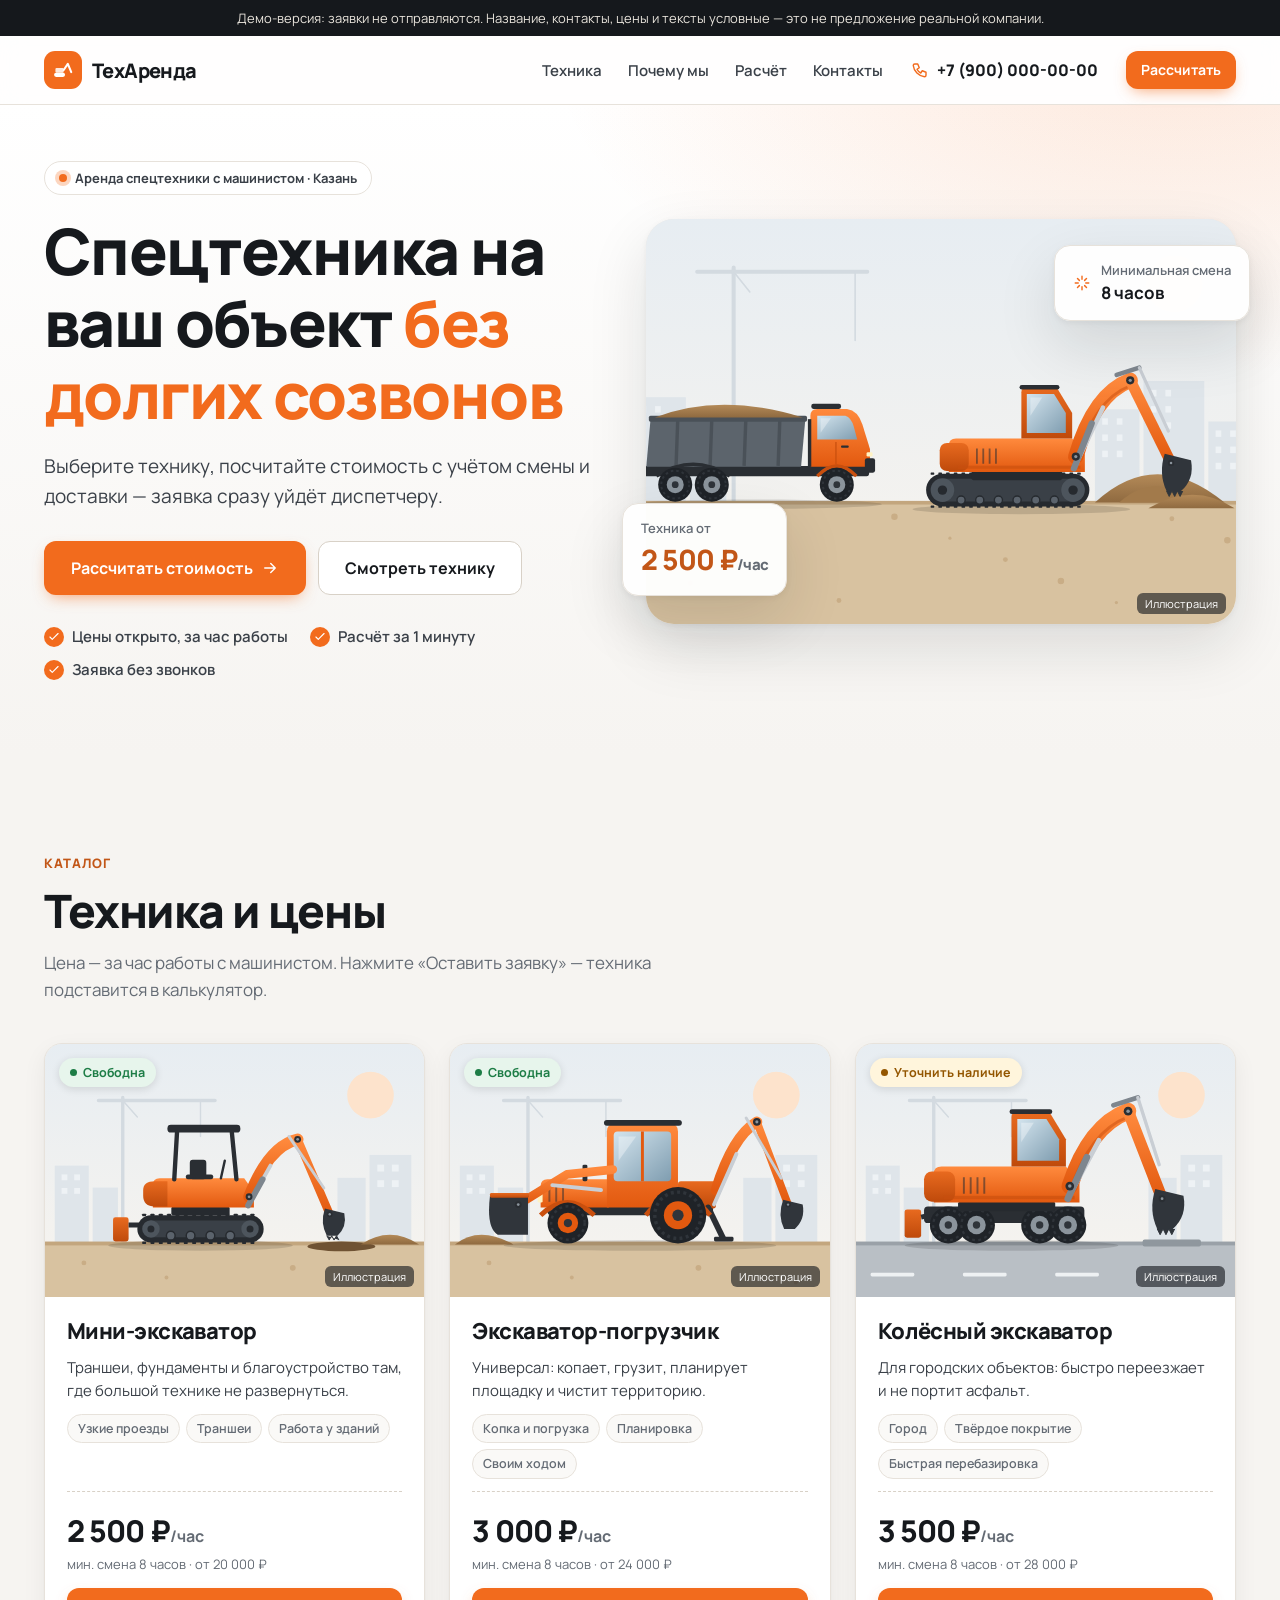
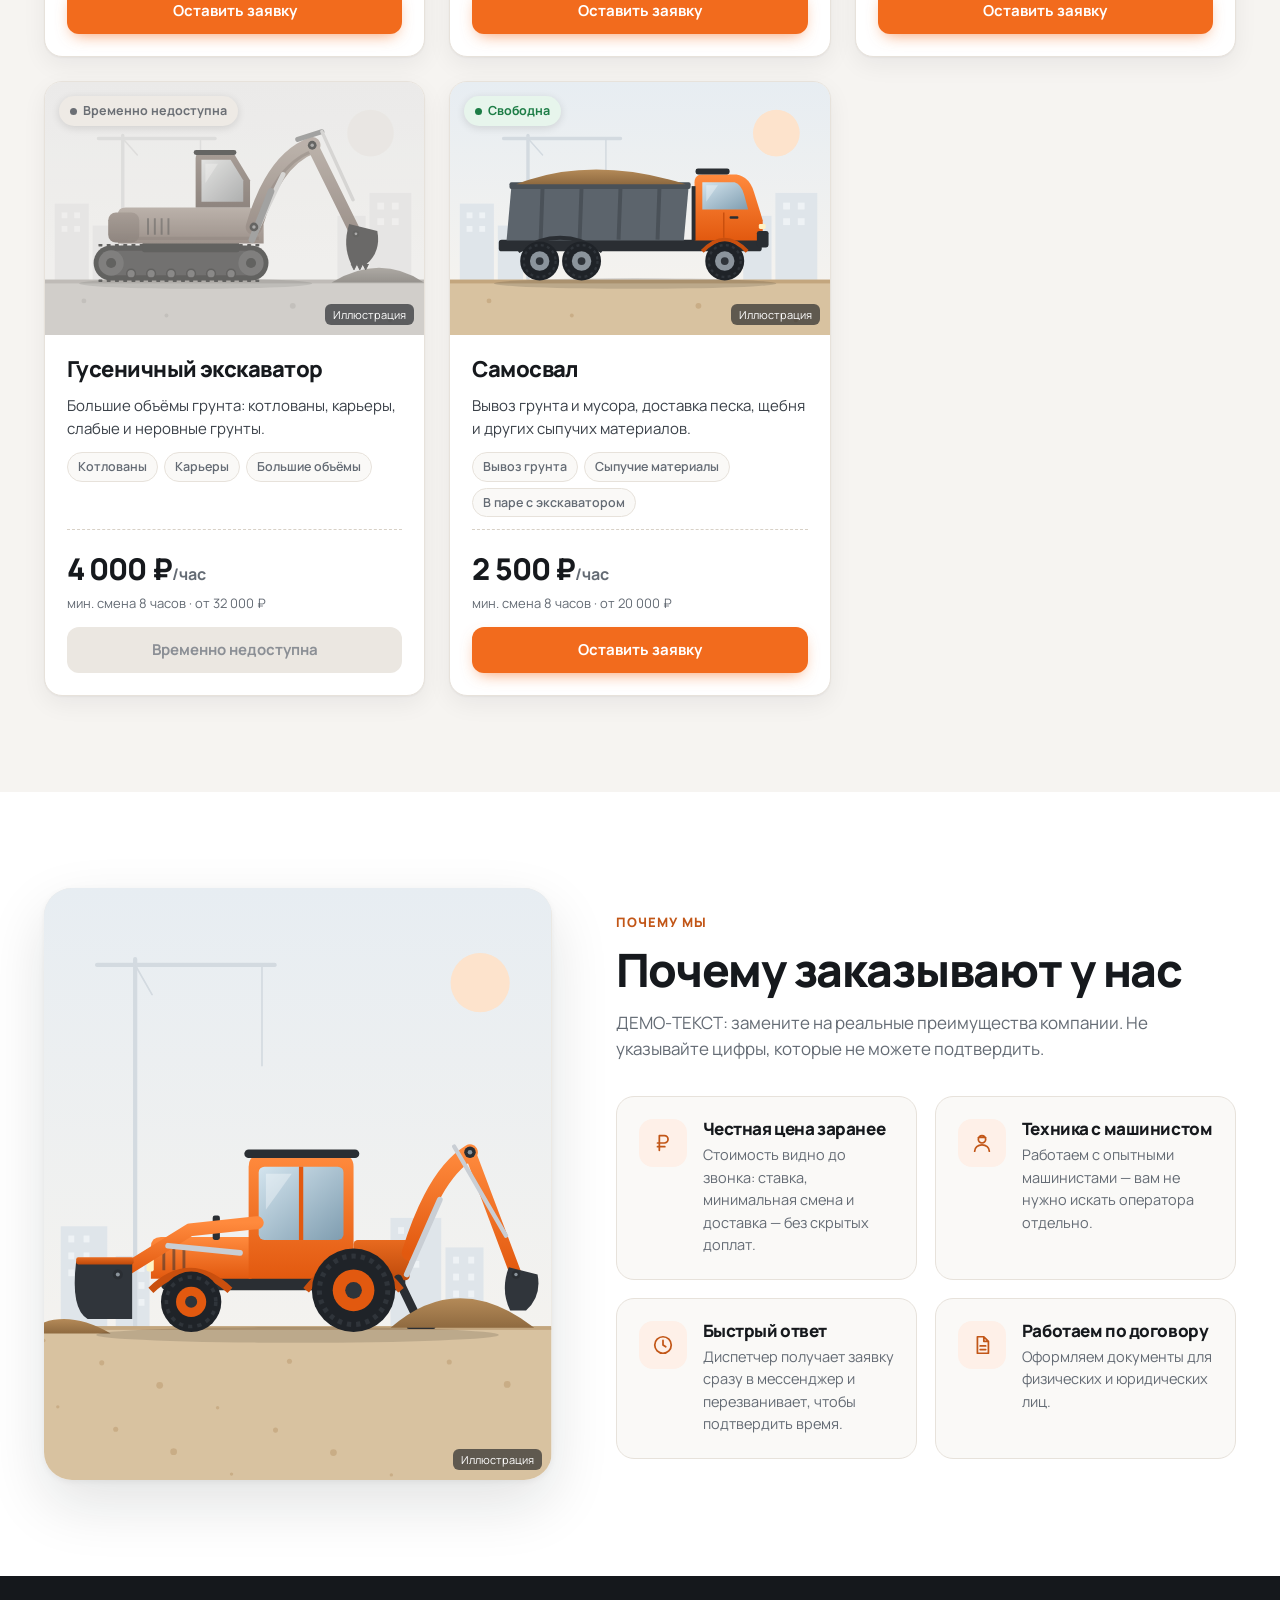
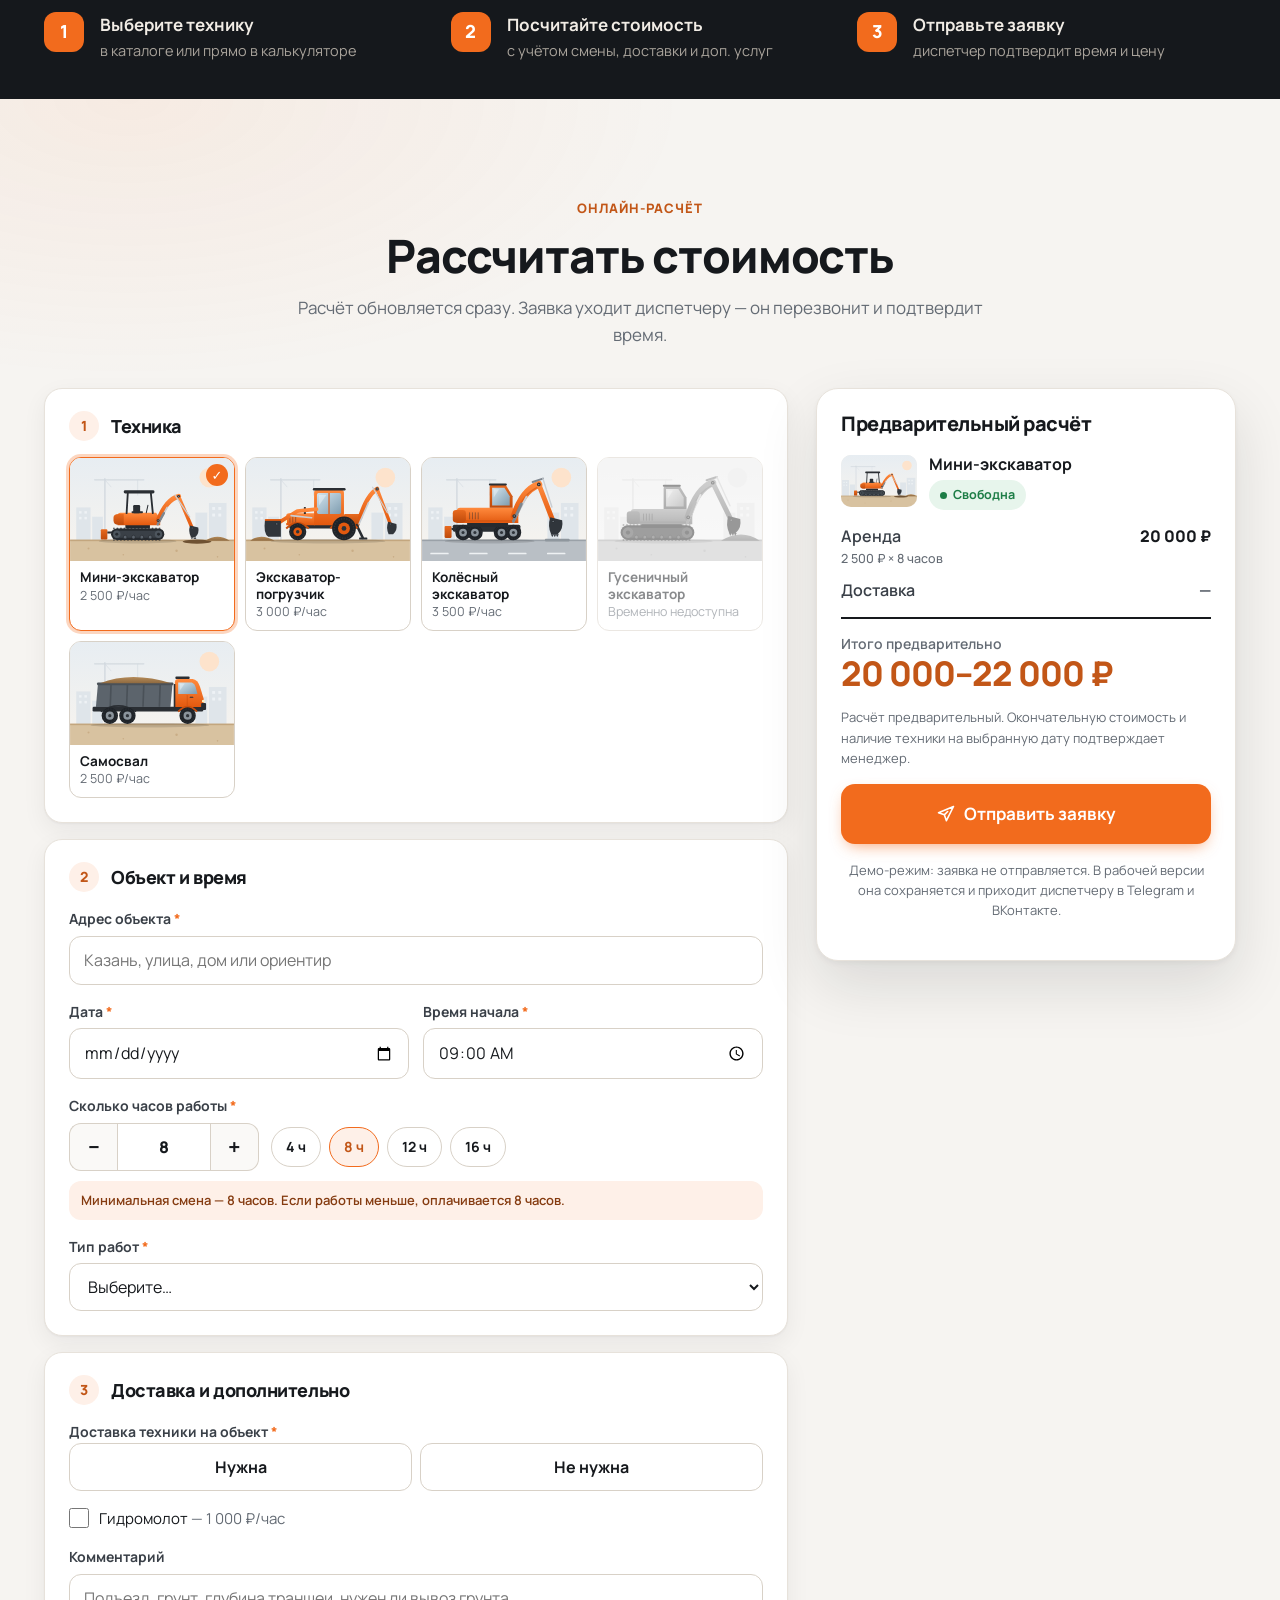
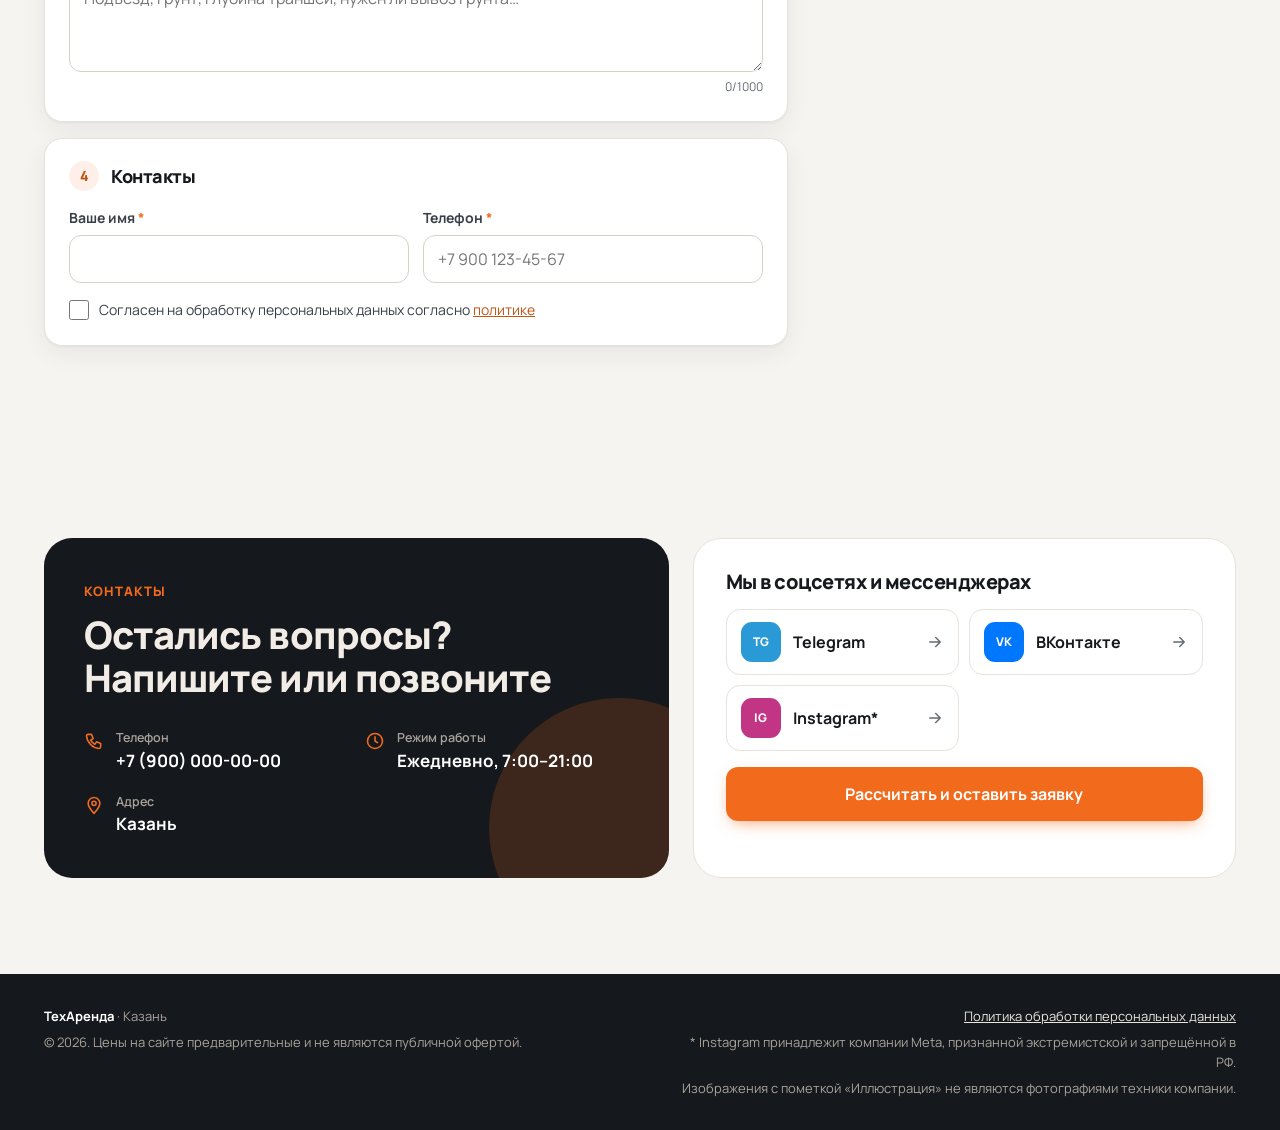
<file: index.html>
<!doctype html><html lang="ru"><head><meta charset="UTF-8"><meta name="viewport" content="width=device-width, initial-scale=1.0, viewport-fit=cover"><meta name="theme-color" content="#f26b1d"><title>ТехАренда — аренда спецтехники в Казани</title><meta name="description" content="Экскаваторы и самосвалы с машинистом. Рассчитайте стоимость онлайн и отправьте заявку за минуту."><meta name="robots" content="noindex, nofollow"><meta property="og:type" content="website"><meta property="og:locale" content="ru_RU"><meta property="og:title" content="ТехАренда — аренда спецтехники в Казани"><meta property="og:description" content="Экскаваторы и самосвалы с машинистом. Рассчитайте стоимость онлайн и отправьте заявку за минуту."><link rel="icon" type="image/svg+xml" href="./favicon.svg"><link rel="preload" href="./assets/fonts/manrope-cyrillic-wght-normal.woff2" as="font" type="font/woff2" crossorigin><link rel="stylesheet" href="./assets/css/fonts.css?v=d6bca5bf"><link rel="stylesheet" href="./assets/css/styles.css?v=2264960c"><style>:root{--accent:#f26b1d}</style></head><body><div id="root">
<div class="topnote">Демо-версия: заявки не отправляются. Название, контакты, цены и тексты условные — это не предложение реальной компании.</div>
<header class="header" id="top"><div class="container header__row"><a href="#top" class="logo" aria-label="ТехАренда — наверх"><span class="logo__mark" aria-hidden="true"><svg viewBox="0 0 32 32" width="22" height="22"><rect x="3" y="20" width="16" height="6" rx="3" fill="currentColor"></rect><rect x="5" y="13" width="12" height="7" rx="1.5" fill="currentColor" opacity=".85"></rect><path d="M17 16 L23 7 L28 19" stroke="currentColor" stroke-width="3" fill="none" stroke-linecap="round" stroke-linejoin="round"></path></svg></span><span class="logo__name">ТехАренда</span></a><nav class="header__nav" aria-label="Разделы"><a href="#services">Техника</a><a href="#why">Почему мы</a><a href="#calc">Расчёт</a><a href="#contacts">Контакты</a></nav><a class="header__phone" href="tel:+79000000000" aria-label="Позвонить +7 (900) 000-00-00"><svg viewBox="0 0 24 24" width="18" height="18" fill="none" stroke="currentColor" stroke-width="1.9" stroke-linecap="round" stroke-linejoin="round" aria-hidden="true"><path d="M5 4h4l2 5-3 2a11 11 0 0 0 5 5l2-3 5 2v4a2 2 0 0 1-2 2A17 17 0 0 1 3 6a2 2 0 0 1 2-2z"></path></svg><span>+7 (900) 000-00-00</span></a><a class="btn btn--primary btn--sm header__cta" href="#calc">Рассчитать</a></div></header><main>
<section class="hero"><div class="container hero__grid"><div class="hero__text"><p class="eyebrow"><span class="eyebrow__dot"></span>Аренда спецтехники с машинистом · Казань</p><h1>Спецтехника на ваш объект <span class="accent">без долгих созвонов</span></h1><p class="hero__lead">Выберите технику, посчитайте стоимость с учётом смены и доставки — заявка сразу уйдёт диспетчеру.</p><div class="hero__actions"><a class="btn btn--primary btn--lg" href="#calc">Рассчитать стоимость <svg viewBox="0 0 24 24" width="18" height="18" fill="none" stroke="currentColor" stroke-width="1.9" stroke-linecap="round" stroke-linejoin="round" aria-hidden="true"><path d="M5 12h14M13 6l6 6-6 6"></path></svg></a><a class="btn btn--ghost btn--lg" href="#services">Смотреть технику</a></div><ul class="hero__points"><li><svg viewBox="0 0 24 24" width="16" height="16" fill="none" stroke="currentColor" stroke-width="1.9" stroke-linecap="round" stroke-linejoin="round" aria-hidden="true"><path d="M5 12l4 4 10-10"></path></svg>Цены открыто, за час работы</li><li><svg viewBox="0 0 24 24" width="16" height="16" fill="none" stroke="currentColor" stroke-width="1.9" stroke-linecap="round" stroke-linejoin="round" aria-hidden="true"><path d="M5 12l4 4 10-10"></path></svg>Расчёт за 1 минуту</li><li><svg viewBox="0 0 24 24" width="16" height="16" fill="none" stroke="currentColor" stroke-width="1.9" stroke-linecap="round" stroke-linejoin="round" aria-hidden="true"><path d="M5 12l4 4 10-10"></path></svg>Заявка без звонков</li></ul></div><div class="hero__visual"><figure class="img hero__img"><img src="./images/fallback/hero.svg" alt="ТехАренда: спецтехника на объекте" loading="eager" decoding="async"><figcaption>Иллюстрация</figcaption></figure><div class="float-card float-card--price"><span>Техника от</span><b>2 500 ₽<small>/час</small></b></div><div class="float-card float-card--calc"><svg viewBox="0 0 24 24" width="18" height="18" fill="none" stroke="currentColor" stroke-width="1.9" stroke-linecap="round" stroke-linejoin="round" aria-hidden="true"><path d="M12 3v4M12 17v4M3 12h4M17 12h4M6 6l2.5 2.5M15.5 15.5L18 18M18 6l-2.5 2.5M8.5 15.5L6 18"></path></svg><span>Минимальная смена<b>8 часов</b></span></div></div></div></section><section class="section" id="services" aria-labelledby="services-title"><div class="container"><div class="section__head"><p class="kicker">Каталог</p><h2 id="services-title">Техника и цены</h2><p>Цена — за час работы с машинистом. Нажмите «Оставить заявку» — техника подставится в калькулятор.</p></div><div class="cards"><article class="card " data-testid="card-mini-excavator"><div class="card__media"><figure class="img "><img src="./images/fallback/mini-excavator.svg" alt="Мини-экскаватор" loading="lazy" decoding="async"><figcaption>Иллюстрация</figcaption></figure><span class="status status--available"><i aria-hidden="true"></i>Свободна</span></div><div class="card__body"><h3>Мини-экскаватор</h3><p class="card__short">Траншеи, фундаменты и благоустройство там, где большой технике не развернуться.</p><ul class="tags"><li>Узкие проезды</li><li>Траншеи</li><li>Работа у зданий</li></ul><div class="card__foot"><div class="card__price"><b>2 500 ₽</b><span>/час</span><small>мин. смена 8 часов · от 20 000 ₽</small></div><button class="btn btn--primary btn--block" type="button" data-order="mini-excavator">Оставить заявку</button></div></div></article><article class="card " data-testid="card-backhoe-loader"><div class="card__media"><figure class="img "><img src="./images/fallback/backhoe-loader.svg" alt="Экскаватор-погрузчик" loading="lazy" decoding="async"><figcaption>Иллюстрация</figcaption></figure><span class="status status--available"><i aria-hidden="true"></i>Свободна</span></div><div class="card__body"><h3>Экскаватор-погрузчик</h3><p class="card__short">Универсал: копает, грузит, планирует площадку и чистит территорию.</p><ul class="tags"><li>Копка и погрузка</li><li>Планировка</li><li>Своим ходом</li></ul><div class="card__foot"><div class="card__price"><b>3 000 ₽</b><span>/час</span><small>мин. смена 8 часов · от 24 000 ₽</small></div><button class="btn btn--primary btn--block" type="button" data-order="backhoe-loader">Оставить заявку</button></div></div></article><article class="card " data-testid="card-wheeled-excavator"><div class="card__media"><figure class="img "><img src="./images/fallback/wheeled-excavator.svg" alt="Колёсный экскаватор" loading="lazy" decoding="async"><figcaption>Иллюстрация</figcaption></figure><span class="status status--check"><i aria-hidden="true"></i>Уточнить наличие</span></div><div class="card__body"><h3>Колёсный экскаватор</h3><p class="card__short">Для городских объектов: быстро переезжает и не портит асфальт.</p><ul class="tags"><li>Город</li><li>Твёрдое покрытие</li><li>Быстрая перебазировка</li></ul><div class="card__foot"><div class="card__price"><b>3 500 ₽</b><span>/час</span><small>мин. смена 8 часов · от 28 000 ₽</small></div><button class="btn btn--primary btn--block" type="button" data-order="wheeled-excavator">Оставить заявку</button></div></div></article><article class="card card--off" data-testid="card-crawler-excavator"><div class="card__media"><figure class="img "><img src="./images/fallback/crawler-excavator.svg" alt="Гусеничный экскаватор" loading="lazy" decoding="async"><figcaption>Иллюстрация</figcaption></figure><span class="status status--unavailable"><i aria-hidden="true"></i>Временно недоступна</span></div><div class="card__body"><h3>Гусеничный экскаватор</h3><p class="card__short">Большие объёмы грунта: котлованы, карьеры, слабые и неровные грунты.</p><ul class="tags"><li>Котлованы</li><li>Карьеры</li><li>Большие объёмы</li></ul><div class="card__foot"><div class="card__price"><b>4 000 ₽</b><span>/час</span><small>мин. смена 8 часов · от 32 000 ₽</small></div><button class="btn btn--primary btn--block" type="button" data-order="crawler-excavator" disabled>Временно недоступна</button></div></div></article><article class="card " data-testid="card-dump-truck"><div class="card__media"><figure class="img "><img src="./images/fallback/dump-truck.svg" alt="Самосвал" loading="lazy" decoding="async"><figcaption>Иллюстрация</figcaption></figure><span class="status status--available"><i aria-hidden="true"></i>Свободна</span></div><div class="card__body"><h3>Самосвал</h3><p class="card__short">Вывоз грунта и мусора, доставка песка, щебня и других сыпучих материалов.</p><ul class="tags"><li>Вывоз грунта</li><li>Сыпучие материалы</li><li>В паре с экскаватором</li></ul><div class="card__foot"><div class="card__price"><b>2 500 ₽</b><span>/час</span><small>мин. смена 8 часов · от 20 000 ₽</small></div><button class="btn btn--primary btn--block" type="button" data-order="dump-truck">Оставить заявку</button></div></div></article></div></div></section><section class="section section--alt" id="why" aria-labelledby="why-title"><div class="container why"><div class="why__media"><figure class="img "><img src="./images/fallback/why.svg" alt="Почему заказывают у нас" loading="lazy" decoding="async"><figcaption>Иллюстрация</figcaption></figure></div><div class="why__text"><p class="kicker">Почему мы</p><h2 id="why-title">Почему заказывают у нас</h2><p class="muted why__sub">ДЕМО-ТЕКСТ: замените на реальные преимущества компании. Не указывайте цифры, которые не можете подтвердить.</p><div class="benefits"><div class="benefit"><span class="benefit__icon"><svg viewBox="0 0 24 24" width="22" height="22" fill="none" stroke="currentColor" stroke-width="1.9" stroke-linecap="round" stroke-linejoin="round" aria-hidden="true"><path d="M8 20V4h5.5a4 4 0 0 1 0 8H6M6 16h8"></path></svg></span><div><h3>Честная цена заранее</h3><p>Стоимость видно до звонка: ставка, минимальная смена и доставка — без скрытых доплат.</p></div></div><div class="benefit"><span class="benefit__icon"><svg viewBox="0 0 24 24" width="22" height="22" fill="none" stroke="currentColor" stroke-width="1.9" stroke-linecap="round" stroke-linejoin="round" aria-hidden="true"><path d="M12 12a4 4 0 1 0 0-8 4 4 0 0 0 0 8zM4 21c0-4 3.6-7 8-7s8 3 8 7M8 6h8"></path></svg></span><div><h3>Техника с машинистом</h3><p>Работаем с опытными машинистами — вам не нужно искать оператора отдельно.</p></div></div><div class="benefit"><span class="benefit__icon"><svg viewBox="0 0 24 24" width="22" height="22" fill="none" stroke="currentColor" stroke-width="1.9" stroke-linecap="round" stroke-linejoin="round" aria-hidden="true"><path d="M12 7v5l3 2M12 21a9 9 0 1 0 0-18 9 9 0 0 0 0 18z"></path></svg></span><div><h3>Быстрый ответ</h3><p>Диспетчер получает заявку сразу в мессенджер и перезванивает, чтобы подтвердить время.</p></div></div><div class="benefit"><span class="benefit__icon"><svg viewBox="0 0 24 24" width="22" height="22" fill="none" stroke="currentColor" stroke-width="1.9" stroke-linecap="round" stroke-linejoin="round" aria-hidden="true"><path d="M7 3h7l5 5v13H7zM14 3v5h5M10 13h6M10 17h6"></path></svg></span><div><h3>Работаем по договору</h3><p>Оформляем документы для физических и юридических лиц.</p></div></div></div></div></div></section><section class="steps" aria-label="Как заказать"><div class="container steps__row" style="--n:3"><div class="step"><span class="step__num">1</span><div><b>Выберите технику</b><p>в каталоге или прямо в калькуляторе</p></div></div><div class="step"><span class="step__num">2</span><div><b>Посчитайте стоимость</b><p>с учётом смены, доставки и доп. услуг</p></div></div><div class="step"><span class="step__num">3</span><div><b>Отправьте заявку</b><p>диспетчер подтвердит время и цену</p></div></div></div></section><section class="section calc-section" id="calc" aria-labelledby="calc-title"><div class="container">
<div class="section__head section__head--center"><p class="kicker">Онлайн-расчёт</p><h2 id="calc-title">Рассчитать стоимость</h2><p>Расчёт обновляется сразу. Заявка уходит диспетчеру — он перезвонит и подтвердит время.</p></div>
<div class="calc">
<form class="calc__form" novalidate id="lead-form">
<div class="fstep"><div class="fstep__head"><span class="fstep__n">1</span><h3>Техника</h3></div><div class="fstep__body">
<div class="picker" role="radiogroup" aria-label="Тип техники" data-field="serviceId" tabindex="-1">
<label class="pick is-on " data-testid="pick-mini-excavator"><input type="radio" name="service" value="mini-excavator" checked><figure class="img pick__img"><img src="./images/fallback/mini-excavator.svg" alt="" loading="lazy" decoding="async"></figure><span class="pick__text"><b>Мини-экскаватор</b><span>2 500 ₽/час</span></span></label>
<label class="pick  " data-testid="pick-backhoe-loader"><input type="radio" name="service" value="backhoe-loader"><figure class="img pick__img"><img src="./images/fallback/backhoe-loader.svg" alt="" loading="lazy" decoding="async"></figure><span class="pick__text"><b>Экскаватор-погрузчик</b><span>3 000 ₽/час</span></span></label>
<label class="pick  " data-testid="pick-wheeled-excavator"><input type="radio" name="service" value="wheeled-excavator"><figure class="img pick__img"><img src="./images/fallback/wheeled-excavator.svg" alt="" loading="lazy" decoding="async"></figure><span class="pick__text"><b>Колёсный экскаватор</b><span>3 500 ₽/час</span></span></label>
<label class="pick  is-off" data-testid="pick-crawler-excavator"><input type="radio" name="service" value="crawler-excavator" disabled><figure class="img pick__img"><img src="./images/fallback/crawler-excavator.svg" alt="" loading="lazy" decoding="async"></figure><span class="pick__text"><b>Гусеничный экскаватор</b><span>Временно недоступна</span></span></label>
<label class="pick  " data-testid="pick-dump-truck"><input type="radio" name="service" value="dump-truck"><figure class="img pick__img"><img src="./images/fallback/dump-truck.svg" alt="" loading="lazy" decoding="async"></figure><span class="pick__text"><b>Самосвал</b><span>2 500 ₽/час</span></span></label>
</div><span class="field__error" role="alert" data-error="serviceId" hidden></span>
</div></div>

<div class="fstep"><div class="fstep__head"><span class="fstep__n">2</span><h3>Объект и время</h3></div><div class="fstep__body">
<div class="field"><label class="field__label" for="f-address">Адрес объекта <span class="req" aria-label="обязательное поле">*</span></label><input id="f-address" data-field="address" type="text" autocomplete="street-address" maxlength="300" placeholder="Казань, улица, дом или ориентир" value=""><span class="field__error" role="alert" data-error="address" hidden></span></div>
<div class="row-2">
<div class="field"><label class="field__label" for="f-date">Дата <span class="req" aria-label="обязательное поле">*</span></label><input id="f-date" data-field="date" type="date" min="2026-10-18" value=""><span class="field__error" role="alert" data-error="date" hidden></span></div>
<div class="field"><label class="field__label" for="f-time">Время начала <span class="req" aria-label="обязательное поле">*</span></label><input id="f-time" data-field="time" type="time" step="900" value="09:00"><span class="field__error" role="alert" data-error="time" hidden></span></div>
</div>
<div class="field"><label class="field__label" for="f-hours">Сколько часов работы <span class="req" aria-label="обязательное поле">*</span></label><div class="hours"><div class="stepper"><button type="button" aria-label="Меньше часов" data-hours-step="-1">−</button><input id="f-hours" data-field="hours" type="number" inputmode="numeric" min="1" max="240" value="8"><button type="button" aria-label="Больше часов" data-hours-step="1">+</button></div><div class="chips" aria-label="Быстрый выбор">
<button type="button" class="chip " data-hours="4">4 ч</button><button type="button" class="chip is-on" data-hours="8">8 ч</button><button type="button" class="chip " data-hours="12">12 ч</button><button type="button" class="chip " data-hours="16">16 ч</button></div></div><span class="field__error" role="alert" data-error="hours" hidden></span></div>
<p class="hint hint--shift" id="shift-hint">Минимальная смена — 8 часов. Если работы меньше, оплачивается 8 часов.</p>
<div class="field"><label class="field__label" for="f-work">Тип работ <span class="req" aria-label="обязательное поле">*</span></label><select id="f-work" data-field="workType"><option value="">Выберите…</option><option value="Копка траншеи">Копка траншеи</option><option value="Копка котлована">Копка котлована</option><option value="Планировка участка">Планировка участка</option><option value="Погрузка и вывоз грунта">Погрузка и вывоз грунта</option><option value="Демонтаж">Демонтаж</option><option value="Благоустройство">Благоустройство</option><option value="Другое">Другое</option></select><span class="field__error" role="alert" data-error="workType" hidden></span></div>
</div></div>

<div class="fstep"><div class="fstep__head"><span class="fstep__n">3</span><h3>Доставка и дополнительно</h3></div><div class="fstep__body">
<fieldset class="field"><legend class="field__label">Доставка техники на объект <span class="req" aria-label="обязательное поле">*</span></legend><div class="seg" role="radiogroup" data-field="delivery" tabindex="-1"><label class="seg__opt"><input type="radio" name="delivery" value="yes">Нужна</label><label class="seg__opt"><input type="radio" name="delivery" value="no">Не нужна</label></div><span class="field__error" role="alert" data-error="delivery" hidden></span></fieldset>
<div class="field" id="zone-field" hidden><label class="field__label" for="f-zone">Зона доставки <span class="req" aria-label="обязательное поле">*</span></label><select id="f-zone" data-field="zoneId"><option value="">Выберите зону…</option><option value="city">В черте города — 5 000 ₽</option><option value="suburb">До 30 км от города — 8 000 ₽</option><option value="far">Дальше 30 км — стоимость уточним</option></select><span class="field__error" role="alert" data-error="zoneId" hidden></span></div>
<div class="checks" id="extras"><label class="check"><input type="checkbox" value="hammer"><span>Гидромолот <span class="muted">— 1 000 ₽/час</span></span></label></div>
<div class="field"><label class="field__label" for="f-comment">Комментарий </label><textarea id="f-comment" data-field="comment" rows="3" placeholder="Подъезд, грунт, глубина траншеи, нужен ли вывоз грунта…"></textarea><span class="counter" id="comment-counter">0/1000</span><span class="field__error" role="alert" data-error="comment" hidden></span></div>
</div></div>

<div class="fstep"><div class="fstep__head"><span class="fstep__n">4</span><h3>Контакты</h3></div><div class="fstep__body">
<div class="row-2">
<div class="field"><label class="field__label" for="f-name">Ваше имя <span class="req" aria-label="обязательное поле">*</span></label><input id="f-name" data-field="name" type="text" autocomplete="name" maxlength="80" value=""><span class="field__error" role="alert" data-error="name" hidden></span></div>
<div class="field"><label class="field__label" for="f-phone">Телефон <span class="req" aria-label="обязательное поле">*</span></label><input id="f-phone" data-field="phone" type="tel" autocomplete="tel" inputmode="tel" maxlength="40" placeholder="+7 900 123-45-67" value=""><span class="field__error" role="alert" data-error="phone" hidden></span></div>
</div>
<input class="hp" tabindex="-1" autocomplete="off" aria-hidden="true" name="website" id="f-website" value="">
<label class="check consent"><input type="checkbox" data-field="consent" id="f-consent"><span>Согласен на обработку персональных данных согласно <a href="./privacy.html" target="_blank" rel="noopener">политике</a></span></label>
<span class="field__error" role="alert" data-error="consent" hidden></span>
</div></div>
</form>

<aside class="summary" id="summary" aria-labelledby="sum-title">
<div id="summary-main">
<h3 id="sum-title">Предварительный расчёт</h3>
<div aria-live="polite" id="summary-live"><div class="summary__body" data-testid="summary"><div class="summary__machine"><figure class="img summary__thumb"><img src="./images/fallback/mini-excavator.svg" alt="" loading="lazy" decoding="async"></figure><div><b>Мини-экскаватор</b><span class="status status--available"><i aria-hidden="true"></i>Свободна</span></div></div><dl class="lines"><div><dt>Аренда<small>2 500 ₽ × 8 часов</small></dt><dd data-testid="rent">20 000 ₽</dd></div><div><dt>Доставка</dt><dd data-testid="delivery"><span class="muted">—</span></dd></div></dl><div class="total"><span>Итого предварительно</span><b data-testid="range">20 000–22 000 ₽</b></div><p class="disclaimer">Расчёт предварительный. Окончательную стоимость и наличие техники на выбранную дату подтверждает менеджер.</p></div></div>
<div class="alert alert--error" role="alert" id="form-errors" hidden></div>
<div class="alert alert--warn" role="alert" id="form-notice" hidden></div>
<button type="button" class="btn btn--primary btn--block btn--xl" data-testid="submit" id="submit-btn"><svg viewBox="0 0 24 24" width="20" height="20" fill="none" stroke="currentColor" stroke-width="1.9" stroke-linecap="round" stroke-linejoin="round" aria-hidden="true"><path d="M21 3L3 10.5l7 2.5 2.5 7L21 3zM10 13l4-4"></path></svg> Отправить заявку</button>
<p class="hint center" id="send-note">Демо-режим: заявка не отправляется. В рабочей версии она сохраняется и приходит диспетчеру в Telegram и ВКонтакте.</p>
<div id="request-panel-slot"></div>
</div>
</aside>
</div></div>
<div class="mobile-bar" id="mobile-bar" aria-hidden="true"><div><span class="mobile-bar__label">Предварительно</span><b id="mobile-range">—</b></div><button type="button" class="btn btn--primary" tabindex="-1" id="mobile-to-summary">К заявке</button></div>
</section>
<section class="section contacts-section" id="contacts" aria-labelledby="contacts-title"><div class="container contacts"><div class="contacts__card"><p class="kicker kicker--light">Контакты</p><h2 id="contacts-title">Остались вопросы? Напишите или позвоните</h2><div class="contacts__list"><a href="tel:+79000000000" class="contact"><svg viewBox="0 0 24 24" width="20" height="20" fill="none" stroke="currentColor" stroke-width="1.9" stroke-linecap="round" stroke-linejoin="round" aria-hidden="true"><path d="M5 4h4l2 5-3 2a11 11 0 0 0 5 5l2-3 5 2v4a2 2 0 0 1-2 2A17 17 0 0 1 3 6a2 2 0 0 1 2-2z"></path></svg><span><small>Телефон</small>+7 (900) 000-00-00</span></a><div class="contact"><svg viewBox="0 0 24 24" width="20" height="20" fill="none" stroke="currentColor" stroke-width="1.9" stroke-linecap="round" stroke-linejoin="round" aria-hidden="true"><path d="M12 7v5l3 2M12 21a9 9 0 1 0 0-18 9 9 0 0 0 0 18z"></path></svg><span><small>Режим работы</small>Ежедневно, 7:00–21:00</span></div><div class="contact"><svg viewBox="0 0 24 24" width="20" height="20" fill="none" stroke="currentColor" stroke-width="1.9" stroke-linecap="round" stroke-linejoin="round" aria-hidden="true"><path d="M12 22s7-7.2 7-12a7 7 0 1 0-14 0c0 4.8 7 12 7 12zM12 12.5a2.5 2.5 0 1 0 0-5 2.5 2.5 0 0 0 0 5z"></path></svg><span><small>Адрес</small>Казань</span></div></div></div><div class="socials"><h3>Мы в соцсетях и мессенджерах</h3><div class="socials__grid"><a class="social social--telegram" href="https://telegram.org/" target="_blank" rel="noopener noreferrer"><span class="social__badge">TG</span><span>Telegram</span><svg viewBox="0 0 24 24" width="18" height="18" fill="none" stroke="currentColor" stroke-width="1.9" stroke-linecap="round" stroke-linejoin="round" aria-hidden="true"><path d="M5 12h14M13 6l6 6-6 6"></path></svg></a><a class="social social--vk" href="https://vk.com/" target="_blank" rel="noopener noreferrer"><span class="social__badge">VK</span><span>ВКонтакте</span><svg viewBox="0 0 24 24" width="18" height="18" fill="none" stroke="currentColor" stroke-width="1.9" stroke-linecap="round" stroke-linejoin="round" aria-hidden="true"><path d="M5 12h14M13 6l6 6-6 6"></path></svg></a><a class="social social--instagram" href="https://www.instagram.com/" target="_blank" rel="noopener noreferrer"><span class="social__badge">IG</span><span>Instagram*</span><svg viewBox="0 0 24 24" width="18" height="18" fill="none" stroke="currentColor" stroke-width="1.9" stroke-linecap="round" stroke-linejoin="round" aria-hidden="true"><path d="M5 12h14M13 6l6 6-6 6"></path></svg></a></div><a href="#calc" class="btn btn--primary btn--lg btn--block">Рассчитать и оставить заявку</a></div></div></section></main>
<footer class="footer"><div class="container footer__row"><div><b>ТехАренда</b><span> · Казань</span><p>© 2026. Цены на сайте предварительные и не являются публичной офертой.</p></div><div class="footer__links"><a href="./privacy.html">Политика обработки персональных данных</a><p>* Instagram принадлежит компании Meta, признанной экстремистской и запрещённой в РФ.</p><p>Изображения с пометкой «Иллюстрация» не являются фотографиями техники компании.</p></div></div></footer></div>
<script type="application/json" id="ta-data">{"content":{"brand":{"name":"ТехАренда"},"company":{"phone":"+7 (900) 000-00-00","city":"Казань","telegramUsername":"","vkCommunity":""},"services":[{"id":"mini-excavator","name":"Мини-экскаватор","short":"Траншеи, фундаменты и благоустройство там, где большой технике не развернуться.","features":["Узкие проезды","Траншеи","Работа у зданий"],"price":2500,"minShiftHours":null,"status":"available","image":"images/services/mini-excavator.jpg","imageCaption":"Иллюстрация","imageUrl":"./images/fallback/mini-excavator.svg"},{"id":"backhoe-loader","name":"Экскаватор-погрузчик","short":"Универсал: копает, грузит, планирует площадку и чистит территорию.","features":["Копка и погрузка","Планировка","Своим ходом"],"price":3000,"minShiftHours":null,"status":"available","image":"images/services/backhoe-loader.jpg","imageCaption":"Иллюстрация","imageUrl":"./images/fallback/backhoe-loader.svg"},{"id":"wheeled-excavator","name":"Колёсный экскаватор","short":"Для городских объектов: быстро переезжает и не портит асфальт.","features":["Город","Твёрдое покрытие","Быстрая перебазировка"],"price":3500,"minShiftHours":null,"status":"check","image":"images/services/wheeled-excavator.jpg","imageCaption":"Иллюстрация","imageUrl":"./images/fallback/wheeled-excavator.svg"},{"id":"crawler-excavator","name":"Гусеничный экскаватор","short":"Большие объёмы грунта: котлованы, карьеры, слабые и неровные грунты.","features":["Котлованы","Карьеры","Большие объёмы"],"price":4000,"minShiftHours":null,"status":"unavailable","image":"images/services/crawler-excavator.jpg","imageCaption":"Иллюстрация","imageUrl":"./images/fallback/crawler-excavator.svg"},{"id":"dump-truck","name":"Самосвал","short":"Вывоз грунта и мусора, доставка песка, щебня и других сыпучих материалов.","features":["Вывоз грунта","Сыпучие материалы","В паре с экскаватором"],"price":2500,"minShiftHours":null,"status":"available","image":"images/services/dump-truck.jpg","imageCaption":"Иллюстрация","imageUrl":"./images/fallback/dump-truck.svg"}],"calculator":{"title":"Рассчитать стоимость","subtitle":"Расчёт обновляется сразу. Заявка уходит диспетчеру — он перезвонит и подтвердит время.","currency":"₽","minShiftHours":8,"maxHours":240,"hourPresets":[4,8,12,16],"workTypes":["Копка траншеи","Копка котлована","Планировка участка","Погрузка и вывоз грунта","Демонтаж","Благоустройство","Другое"],"deliveryLabel":"Доставка техники на объект","zones":[{"id":"city","name":"В черте города","price":5000},{"id":"suburb","name":"До 30 км от города","price":8000},{"id":"far","name":"Дальше 30 км","price":null}],"extras":[{"id":"hammer","name":"Гидромолот","price":1000,"unit":"hour","appliesTo":["mini-excavator","backhoe-loader","wheeled-excavator","crawler-excavator"]},{"id":"planning-bucket","name":"Планировочный ковш","price":null,"unit":"order","appliesTo":["backhoe-loader","wheeled-excavator","crawler-excavator"]}],"lowerPercent":0,"upperPercent":10,"roundTo":500,"disclaimer":"Расчёт предварительный. Окончательную стоимость и наличие техники на выбранную дату подтверждает менеджер."}},"mode":"demo","autoSend":false,"channels":{"telegram":false,"vk":false},"formToken":"","endpoint":"","today":"2026-10-18"}</script>
<script src="./assets/js/site.js?v=ba2002db" defer></script>
</body></html>
</file>
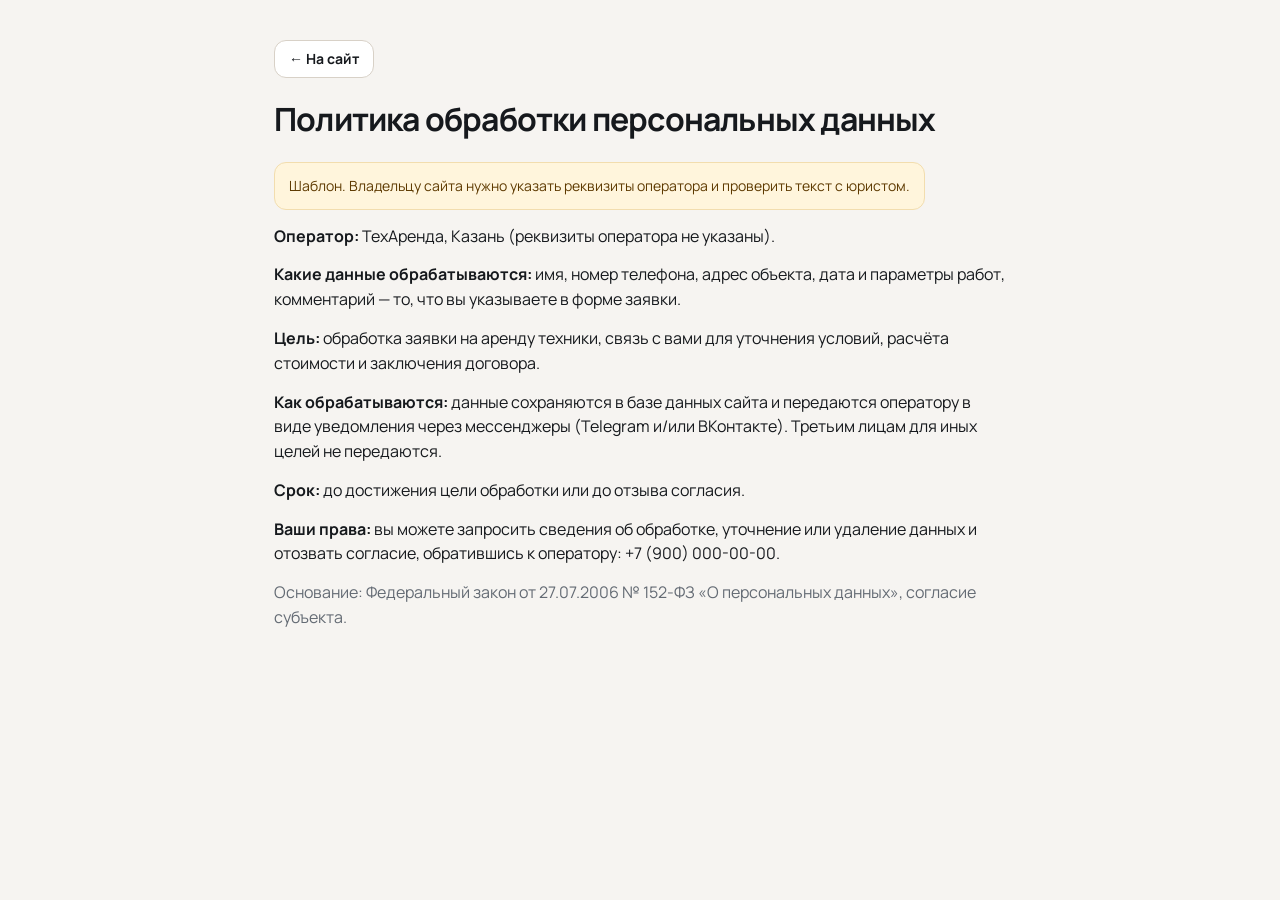
<file: privacy.html>
<!doctype html><html lang="ru"><head><meta charset="UTF-8"><meta name="viewport" content="width=device-width, initial-scale=1.0, viewport-fit=cover"><meta name="theme-color" content="#f26b1d"><title>Политика обработки персональных данных — ТехАренда</title><meta name="description" content="Политика обработки персональных данных сайта ТехАренда"><meta name="robots" content="noindex, nofollow"><meta property="og:type" content="website"><meta property="og:locale" content="ru_RU"><meta property="og:title" content="Политика обработки персональных данных — ТехАренда"><meta property="og:description" content="Политика обработки персональных данных сайта ТехАренда"><link rel="icon" type="image/svg+xml" href="./favicon.svg"><link rel="preload" href="./assets/fonts/manrope-cyrillic-wght-normal.woff2" as="font" type="font/woff2" crossorigin><link rel="stylesheet" href="./assets/css/fonts.css?v=d6bca5bf"><link rel="stylesheet" href="./assets/css/styles.css?v=2264960c"><style>:root{--accent:#f26b1d}</style></head><body><div id="root"><div class="legal"><div class="container legal__box"><a href="./index.html" class="btn btn--ghost btn--sm">← На сайт</a><h1>Политика обработки персональных данных</h1><p class="alert alert--warn">Шаблон. Владельцу сайта нужно указать реквизиты оператора и проверить текст с юристом.</p><p><b>Оператор:</b> ТехАренда, Казань (реквизиты оператора не указаны).</p><p><b>Какие данные обрабатываются:</b> имя, номер телефона, адрес объекта, дата и параметры работ, комментарий — то, что вы указываете в форме заявки.</p><p><b>Цель:</b> обработка заявки на аренду техники, связь с вами для уточнения условий, расчёта стоимости и заключения договора.</p><p><b>Как обрабатываются:</b> данные сохраняются в базе данных сайта и передаются оператору в виде уведомления через мессенджеры (Telegram и/или ВКонтакте). Третьим лицам для иных целей не передаются.</p><p><b>Срок:</b> до достижения цели обработки или до отзыва согласия.</p><p><b>Ваши права:</b> вы можете запросить сведения об обработке, уточнение или удаление данных и отозвать согласие, обратившись к оператору: +7 (900) 000-00-00.</p><p class="muted">Основание: Федеральный закон от 27.07.2006 № 152-ФЗ «О персональных данных», согласие субъекта.</p></div></div></div></body></html>
</file>
<file: assets/css/fonts.css>
/* manrope-cyrillic-ext-wght-normal */
@font-face {
  font-family: 'Manrope Variable';
  font-style: normal;
  font-display: swap;
  font-weight: 200 800;
  src: url(../fonts/manrope-cyrillic-ext-wght-normal.woff2) format('woff2-variations');
  unicode-range: U+0460-052F,U+1C80-1C8A,U+20B4,U+2DE0-2DFF,U+A640-A69F,U+FE2E-FE2F;
}

/* manrope-cyrillic-wght-normal */
@font-face {
  font-family: 'Manrope Variable';
  font-style: normal;
  font-display: swap;
  font-weight: 200 800;
  src: url(../fonts/manrope-cyrillic-wght-normal.woff2) format('woff2-variations');
  unicode-range: U+0301,U+0400-045F,U+0490-0491,U+04B0-04B1,U+2116;
}

/* manrope-greek-wght-normal */
@font-face {
  font-family: 'Manrope Variable';
  font-style: normal;
  font-display: swap;
  font-weight: 200 800;
  src: url(../fonts/manrope-greek-wght-normal.woff2) format('woff2-variations');
  unicode-range: U+0370-0377,U+037A-037F,U+0384-038A,U+038C,U+038E-03A1,U+03A3-03FF;
}

/* manrope-vietnamese-wght-normal */
@font-face {
  font-family: 'Manrope Variable';
  font-style: normal;
  font-display: swap;
  font-weight: 200 800;
  src: url(../fonts/manrope-vietnamese-wght-normal.woff2) format('woff2-variations');
  unicode-range: U+0102-0103,U+0110-0111,U+0128-0129,U+0168-0169,U+01A0-01A1,U+01AF-01B0,U+0300-0301,U+0303-0304,U+0308-0309,U+0323,U+0329,U+1EA0-1EF9,U+20AB;
}

/* manrope-latin-ext-wght-normal */
@font-face {
  font-family: 'Manrope Variable';
  font-style: normal;
  font-display: swap;
  font-weight: 200 800;
  src: url(../fonts/manrope-latin-ext-wght-normal.woff2) format('woff2-variations');
  unicode-range: U+0100-02BA,U+02BD-02C5,U+02C7-02CC,U+02CE-02D7,U+02DD-02FF,U+0304,U+0308,U+0329,U+1D00-1DBF,U+1E00-1E9F,U+1EF2-1EFF,U+2020,U+20A0-20AB,U+20AD-20C0,U+2113,U+2C60-2C7F,U+A720-A7FF;
}

/* manrope-latin-wght-normal */
@font-face {
  font-family: 'Manrope Variable';
  font-style: normal;
  font-display: swap;
  font-weight: 200 800;
  src: url(../fonts/manrope-latin-wght-normal.woff2) format('woff2-variations');
  unicode-range: U+0000-00FF,U+0131,U+0152-0153,U+02BB-02BC,U+02C6,U+02DA,U+02DC,U+0304,U+0308,U+0329,U+2000-206F,U+20AC,U+2122,U+2191,U+2193,U+2212,U+2215,U+FEFF,U+FFFD;
}
</file>
<file: assets/css/styles.css>
/* ТехАренда v2 — светлый фон, тёмный текст, фирменный акцент (меняется в админке) */
:root {
  --accent: #f26b1d;
  --accent-strong: color-mix(in srgb, var(--accent) 80%, #000);
  --accent-soft: color-mix(in srgb, var(--accent) 10%, #fff);
  --accent-ring: color-mix(in srgb, var(--accent) 28%, transparent);
  --bg: #f6f4f1;
  --surface: #ffffff;
  --surface-2: #faf9f7;
  --ink: #16191d;
  --ink-2: #3a4048;
  --muted: #646b74;
  --line: #e7e2db;
  --line-2: #d8d1c7;
  --dark: #15181c;
  --ok: #1d7d46;
  --ok-soft: #e7f5ec;
  --warn: #935600;
  --warn-soft: #fff5dc;
  --danger: #c0352b;
  --danger-soft: #fdecea;
  --info-soft: #eef4fb;
  --r: 18px;
  --r-sm: 12px;
  --shadow: 0 1px 2px rgba(20, 22, 26, 0.04), 0 8px 24px rgba(20, 22, 26, 0.06);
  --shadow-lg: 0 2px 6px rgba(20, 22, 26, 0.05), 0 24px 60px rgba(20, 22, 26, 0.12);
  --font: 'Manrope Variable', 'Manrope', 'Segoe UI', Roboto, Arial, system-ui, sans-serif;
  color-scheme: light;
}
*,
*::before,
*::after {
  box-sizing: border-box;
}
html {
  scroll-behavior: smooth;
  scroll-padding-top: 80px;
  -webkit-text-size-adjust: 100%;
}
body {
  margin: 0;
  background: var(--bg);
  color: var(--ink);
  font: 16px/1.55 var(--font);
  -webkit-font-smoothing: antialiased;
}
img {
  max-width: 100%;
  display: block;
}
a {
  color: var(--accent-strong);
}
h1,
h2,
h3 {
  line-height: 1.12;
  letter-spacing: -0.025em;
  margin: 0;
}
p {
  margin: 0;
}
code {
  font: 0.88em ui-monospace, SFMono-Regular, Menlo, Consolas, monospace;
  background: rgba(0, 0, 0, 0.06);
  padding: 0.1em 0.35em;
  border-radius: 5px;
}
button,
input,
select,
textarea {
  font: inherit;
  color: inherit;
}
:focus-visible {
  outline: 3px solid var(--accent-ring);
  outline-offset: 2px;
}
.sr-only {
  position: absolute;
  width: 1px;
  height: 1px;
  overflow: hidden;
  clip: rect(0 0 0 0);
}
.container {
  width: 100%;
  max-width: 1240px;
  margin: 0 auto;
  padding: 0 24px;
}
.muted {
  color: var(--muted);
}
.small {
  font-size: 13px;
}
.center {
  text-align: center;
}
.accent {
  color: var(--accent);
}
.boot {
  max-width: 640px;
  margin: 15vh auto;
  padding: 24px;
  text-align: center;
  color: var(--muted);
}
.boot h1 {
  color: var(--ink);
  font-size: 24px;
  margin-bottom: 12px;
}
.boot--error h1 {
  color: var(--danger);
}
.topnote {
  background: var(--dark);
  color: #e9e4dc;
  font-size: 13px;
  text-align: center;
  padding: 8px 16px;
}

/* ---------- Кнопки ---------- */
.btn {
  display: inline-flex;
  align-items: center;
  justify-content: center;
  gap: 8px;
  min-height: 46px;
  padding: 10px 20px;
  border-radius: var(--r-sm);
  border: 1.5px solid transparent;
  font-weight: 700;
  font-size: 15px;
  line-height: 1.2;
  text-decoration: none;
  cursor: pointer;
  transition:
    background-color 0.15s,
    border-color 0.15s,
    color 0.15s,
    transform 0.08s,
    box-shadow 0.15s;
  white-space: nowrap;
}
.btn:active {
  transform: translateY(1px);
}
.btn--primary {
  background: var(--accent);
  color: #fff;
  box-shadow: 0 6px 16px -6px color-mix(in srgb, var(--accent) 70%, transparent);
}
.btn--primary:hover {
  background: var(--accent-strong);
}
.btn--ghost {
  background: var(--surface);
  color: var(--ink);
  border-color: var(--line-2);
}
.btn--ghost:hover {
  border-color: var(--ink-2);
}
.btn--danger {
  background: var(--surface);
  color: var(--danger);
  border-color: #efc7c3;
}
.btn--danger:hover {
  background: var(--danger-soft);
}
.btn:disabled {
  background: #ebe7e1;
  color: #8b8f95;
  border-color: transparent;
  box-shadow: none;
  cursor: not-allowed;
}
.btn--lg {
  min-height: 54px;
  padding: 12px 26px;
  font-size: 16px;
}
.btn--xl {
  min-height: 60px;
  font-size: 17px;
  border-radius: 14px;
}
.btn--sm {
  min-height: 38px;
  padding: 6px 14px;
  font-size: 14px;
}
.btn--block {
  width: 100%;
}
.spinner {
  width: 18px;
  height: 18px;
  border-radius: 50%;
  border: 2.5px solid rgba(255, 255, 255, 0.4);
  border-top-color: #fff;
  animation: spin 0.8s linear infinite;
}
@keyframes spin {
  to {
    transform: rotate(360deg);
  }
}

/* ---------- Шапка ---------- */
.header {
  position: sticky;
  top: 0;
  z-index: 40;
  background: rgba(255, 255, 255, 0.9);
  backdrop-filter: saturate(1.5) blur(12px);
  border-bottom: 1px solid var(--line);
}
.header__row {
  display: flex;
  align-items: center;
  gap: 28px;
  height: 68px;
}
.logo {
  display: inline-flex;
  align-items: center;
  gap: 10px;
  text-decoration: none;
  color: var(--ink);
  flex: none;
}
.logo__mark {
  display: grid;
  place-items: center;
  width: 38px;
  height: 38px;
  border-radius: 11px;
  background: var(--accent);
  color: #fff;
}
.logo__img {
  height: 38px;
  width: auto;
}
.logo__name {
  font-weight: 800;
  font-size: 20px;
  letter-spacing: -0.03em;
}
.header__nav {
  display: flex;
  gap: 26px;
  margin-left: auto;
}
.header__nav a {
  color: var(--ink-2);
  text-decoration: none;
  font-weight: 600;
  font-size: 15px;
}
.header__nav a:hover {
  color: var(--accent-strong);
}
.header__phone {
  display: inline-flex;
  align-items: center;
  gap: 8px;
  font-weight: 800;
  color: var(--ink);
  text-decoration: none;
  white-space: nowrap;
}
.header__phone svg {
  color: var(--accent);
}

/* ---------- Главный экран ---------- */
.hero {
  position: relative;
  overflow: hidden;
  padding: 56px 0 72px;
  background:
    radial-gradient(900px 480px at 92% -10%, color-mix(in srgb, var(--accent) 16%, transparent) 0%, transparent 70%),
    linear-gradient(180deg, #fff 0%, var(--bg) 100%);
}
.hero__grid {
  display: grid;
  grid-template-columns: 1fr 1.08fr;
  gap: 56px;
  align-items: center;
}
.eyebrow {
  display: inline-flex;
  align-items: center;
  gap: 8px;
  padding: 6px 14px;
  border-radius: 999px;
  background: var(--surface);
  border: 1px solid var(--line);
  font-weight: 700;
  font-size: 13px;
  color: var(--ink-2);
  margin-bottom: 20px;
}
.eyebrow__dot {
  width: 8px;
  height: 8px;
  border-radius: 50%;
  background: var(--accent);
  box-shadow: 0 0 0 4px var(--accent-ring);
}
.hero h1 {
  font-size: clamp(36px, 5vw, 64px);
  font-weight: 800;
}
.hero__lead {
  font-size: 19px;
  color: var(--ink-2);
  margin: 22px 0 30px;
  max-width: 33em;
}
.hero__actions {
  display: flex;
  gap: 12px;
  flex-wrap: wrap;
}
.hero__points {
  display: flex;
  flex-wrap: wrap;
  gap: 10px 22px;
  list-style: none;
  padding: 0;
  margin: 30px 0 0;
  font-weight: 600;
  font-size: 15px;
  color: var(--ink-2);
}
.hero__points li {
  display: inline-flex;
  align-items: center;
  gap: 8px;
}
.hero__points svg {
  color: #fff;
  background: var(--accent);
  border-radius: 50%;
  padding: 3px;
  width: 20px;
  height: 20px;
}
.hero__visual {
  position: relative;
}
.hero__img {
  border-radius: 28px;
  aspect-ratio: 16 / 11;
  box-shadow: var(--shadow-lg);
}
.float-card {
  position: absolute;
  background: rgba(255, 255, 255, 0.96);
  border: 1px solid var(--line);
  border-radius: 16px;
  box-shadow: var(--shadow-lg);
  padding: 14px 18px;
  animation: float 6s ease-in-out infinite;
}
.float-card--price {
  left: -24px;
  bottom: 28px;
}
.float-card--price span {
  display: block;
  font-size: 13px;
  color: var(--muted);
  font-weight: 600;
}
.float-card--price b {
  font-size: 28px;
  font-weight: 800;
  letter-spacing: -0.03em;
  color: var(--accent-strong);
}
.float-card--price small {
  font-size: 15px;
  color: var(--muted);
}
.float-card--calc {
  right: -14px;
  top: 26px;
  display: flex;
  gap: 10px;
  align-items: center;
  animation-delay: -3s;
}
.float-card--calc svg {
  color: var(--accent);
}
.float-card--calc span {
  font-size: 13px;
  color: var(--muted);
  font-weight: 600;
}
.float-card--calc b {
  display: block;
  font-size: 17px;
  color: var(--ink);
}
@keyframes float {
  50% {
    transform: translateY(-6px);
  }
}

/* ---------- Картинки ---------- */
.img {
  position: relative;
  margin: 0;
  overflow: hidden;
  background: #ece8e2;
}
.img img {
  width: 100%;
  height: 100%;
  object-fit: cover;
}
.img figcaption {
  position: absolute;
  right: 10px;
  bottom: 10px;
  font-size: 11px;
  line-height: 1;
  padding: 5px 8px;
  border-radius: 6px;
  background: rgba(22, 25, 29, 0.62);
  color: #fff;
}
.img__empty {
  width: 100%;
  height: 100%;
  min-height: 80px;
  display: grid;
  place-items: center;
  padding: 10px;
  text-align: center;
  color: var(--muted);
  font-size: 12px;
  background: repeating-linear-gradient(-45deg, #efebe5 0 12px, #e8e3dc 12px 24px);
}

/* ---------- Секции ---------- */
.section {
  padding: 96px 0;
}
.section--alt {
  background: var(--surface);
}
.section__head {
  max-width: 700px;
  margin-bottom: 40px;
}
.section__head--center {
  margin-left: auto;
  margin-right: auto;
  text-align: center;
}
.section__head h2,
.why__text h2 {
  font-size: clamp(30px, 3.6vw, 46px);
  font-weight: 800;
}
.section__head p:not(.kicker) {
  color: var(--muted);
  margin-top: 14px;
  font-size: 17px;
}
.kicker {
  display: inline-block;
  color: var(--accent-strong);
  font-weight: 800;
  font-size: 13px;
  letter-spacing: 0.08em;
  text-transform: uppercase;
  margin-bottom: 12px;
}
.kicker--light {
  color: var(--accent);
}

/* ---------- Карточки услуг ---------- */
.cards {
  display: grid;
  grid-template-columns: repeat(auto-fill, minmax(320px, 1fr));
  gap: 24px;
}
.card {
  display: flex;
  flex-direction: column;
  background: var(--surface);
  border: 1px solid var(--line);
  border-radius: var(--r);
  overflow: hidden;
  box-shadow: var(--shadow);
  transition:
    transform 0.2s,
    box-shadow 0.2s;
}
.card:hover {
  transform: translateY(-4px);
  box-shadow: var(--shadow-lg);
}
.card__media {
  position: relative;
}
.card__media .img {
  aspect-ratio: 3 / 2;
}
.card__media .img img {
  transition: transform 0.5s;
}
.card:hover .card__media .img img {
  transform: scale(1.04);
}
.card__media .status {
  position: absolute;
  top: 14px;
  left: 14px;
  box-shadow: 0 2px 8px rgba(0, 0, 0, 0.12);
}
.card--off .img img {
  filter: grayscale(0.9);
  opacity: 0.7;
}
.card__body {
  display: flex;
  flex-direction: column;
  gap: 12px;
  padding: 22px;
  flex: 1;
}
.card h3 {
  font-size: 22px;
  font-weight: 800;
}
.card__short {
  color: var(--ink-2);
  font-size: 15px;
}
.tags {
  display: flex;
  flex-wrap: wrap;
  gap: 6px;
  list-style: none;
  padding: 0;
  margin: 0;
}
.tags li {
  font-size: 12.5px;
  font-weight: 600;
  padding: 4px 10px;
  border-radius: 999px;
  background: var(--surface-2);
  border: 1px solid var(--line);
  color: var(--muted);
}
.card__foot {
  margin-top: auto;
  padding-top: 16px;
  border-top: 1px dashed var(--line-2);
  display: flex;
  flex-direction: column;
  gap: 14px;
}
.card__price b {
  font-size: 30px;
  font-weight: 800;
  letter-spacing: -0.03em;
}
.card__price span {
  color: var(--muted);
  font-weight: 700;
}
.card__price small {
  display: block;
  font-size: 13px;
  color: var(--muted);
}
.status {
  display: inline-flex;
  align-items: center;
  gap: 6px;
  font-size: 12.5px;
  font-weight: 700;
  padding: 5px 11px;
  border-radius: 999px;
  white-space: nowrap;
}
.status i {
  width: 7px;
  height: 7px;
  border-radius: 50%;
  background: currentColor;
}
.status--available {
  background: var(--ok-soft);
  color: var(--ok);
}
.status--check {
  background: var(--warn-soft);
  color: var(--warn);
}
.status--unavailable {
  background: #eeeae5;
  color: #6b6f75;
}

/* ---------- Почему мы ---------- */
.why {
  display: grid;
  grid-template-columns: 0.9fr 1.1fr;
  gap: 64px;
  align-items: center;
}
.why__media .img {
  border-radius: 28px;
  aspect-ratio: 6 / 7;
  box-shadow: var(--shadow-lg);
}
.why__sub {
  margin-top: 14px;
  font-size: 17px;
}
.benefits {
  display: grid;
  grid-template-columns: 1fr 1fr;
  gap: 18px;
  margin-top: 34px;
}
.benefit {
  display: flex;
  gap: 16px;
  padding: 22px;
  border-radius: var(--r);
  background: var(--surface-2);
  border: 1px solid var(--line);
  transition:
    border-color 0.2s,
    transform 0.2s;
}
.benefit:hover {
  border-color: var(--accent-ring);
  transform: translateY(-2px);
}
.benefit__icon {
  flex: none;
  display: grid;
  place-items: center;
  width: 48px;
  height: 48px;
  border-radius: 14px;
  background: var(--accent-soft);
  color: var(--accent-strong);
}
.benefit h3 {
  font-size: 17px;
  font-weight: 800;
  margin-bottom: 6px;
}
.benefit p {
  font-size: 14.5px;
  color: var(--muted);
}

/* ---------- Шаги ---------- */
.steps {
  background: var(--dark);
  color: #f1ece5;
  padding: 36px 0;
}
.steps__row {
  display: grid;
  grid-template-columns: repeat(var(--n, 3), 1fr);
  gap: 28px;
}
.step {
  display: flex;
  gap: 16px;
  align-items: flex-start;
}
.step__num {
  flex: none;
  display: grid;
  place-items: center;
  width: 40px;
  height: 40px;
  border-radius: 12px;
  background: var(--accent);
  color: #fff;
  font-weight: 800;
  font-size: 18px;
}
.step b {
  font-size: 17px;
}
.step p {
  margin-top: 2px;
  color: #a9a39b;
  font-size: 14.5px;
}

/* ---------- Калькулятор ---------- */
.calc-section {
  background:
    radial-gradient(800px 400px at 10% 0%, color-mix(in srgb, var(--accent) 7%, transparent), transparent 70%),
    var(--bg);
}
.calc {
  display: grid;
  grid-template-columns: minmax(0, 1fr) 420px;
  gap: 28px;
  align-items: start;
}
.calc__form {
  display: flex;
  flex-direction: column;
  gap: 16px;
}
.fstep {
  background: var(--surface);
  border: 1px solid var(--line);
  border-radius: var(--r);
  box-shadow: var(--shadow);
  padding: 22px 24px 24px;
}
.fstep__head {
  display: flex;
  align-items: center;
  gap: 12px;
  margin-bottom: 16px;
}
.fstep__n {
  display: grid;
  place-items: center;
  width: 30px;
  height: 30px;
  border-radius: 50%;
  background: var(--accent-soft);
  color: var(--accent-strong);
  font-weight: 800;
  font-size: 14px;
}
.fstep__head h3 {
  font-size: 18px;
  font-weight: 800;
}
.fstep__body {
  display: flex;
  flex-direction: column;
  gap: 16px;
}
.field {
  display: flex;
  flex-direction: column;
  gap: 6px;
  min-width: 0;
  margin: 0;
  padding: 0;
  border: 0;
  position: relative;
}
.field__label {
  font-weight: 700;
  font-size: 14px;
  color: var(--ink-2);
  padding: 0;
}
.req {
  color: var(--accent);
}
.field input:not([type='radio']):not([type='checkbox']):not([type='color']),
.field select,
.field textarea {
  width: 100%;
  min-height: 48px;
  padding: 11px 14px;
  border: 1.5px solid var(--line-2);
  border-radius: var(--r-sm);
  background: var(--surface);
  font-size: 16px; /* iOS не увеличивает страницу */
  transition:
    border-color 0.15s,
    box-shadow 0.15s;
}
.field textarea {
  resize: vertical;
  min-height: 84px;
}
.field input:focus,
.field select:focus,
.field textarea:focus {
  outline: none;
  border-color: var(--accent);
  box-shadow: 0 0 0 4px var(--accent-ring);
}
.field [aria-invalid='true'] {
  border-color: var(--danger) !important;
  background: #fffafa !important;
}
.field__error {
  color: var(--danger);
  font-size: 13px;
  font-weight: 600;
}
.hint {
  font-size: 13px;
  color: var(--muted);
}
.hint--shift {
  margin-top: -6px;
  padding: 9px 12px;
  border-radius: var(--r-sm);
  background: var(--accent-soft);
  color: color-mix(in srgb, var(--accent) 55%, #000);
  font-weight: 600;
}
.counter {
  align-self: flex-end;
  font-size: 12px;
  color: var(--muted);
}
.counter.is-over {
  color: var(--danger);
  font-weight: 700;
}
.row-2,
.grid-2,
.grid-3 {
  display: grid;
  gap: 14px;
}
.row-2,
.grid-2 {
  grid-template-columns: repeat(2, minmax(0, 1fr));
}
.grid-3 {
  grid-template-columns: repeat(3, minmax(0, 1fr));
}
.hp {
  position: absolute;
  left: -9999px;
  width: 1px;
  height: 1px;
  opacity: 0;
}

.picker {
  display: grid;
  grid-template-columns: repeat(auto-fill, minmax(140px, 1fr));
  gap: 10px;
  border-radius: var(--r-sm);
  transition: box-shadow 0.3s;
}
.picker.is-flash {
  box-shadow: 0 0 0 6px var(--accent-ring);
}
.pick {
  position: relative;
  display: flex;
  flex-direction: column;
  border: 1.5px solid var(--line-2);
  border-radius: var(--r-sm);
  overflow: hidden;
  cursor: pointer;
  background: var(--surface);
  transition:
    border-color 0.15s,
    box-shadow 0.15s,
    transform 0.15s;
}
.pick input {
  position: absolute;
  opacity: 0;
  pointer-events: none;
}
.pick:hover {
  border-color: var(--ink-2);
}
.pick.is-on {
  border-color: var(--accent);
  box-shadow: 0 0 0 3px var(--accent-ring);
}
.pick:has(input:focus-visible) {
  outline: 3px solid var(--accent-ring);
  outline-offset: 2px;
}
.pick.is-on::after {
  content: '✓';
  position: absolute;
  top: 6px;
  right: 6px;
  width: 22px;
  height: 22px;
  border-radius: 50%;
  background: var(--accent);
  color: #fff;
  font-size: 13px;
  font-weight: 800;
  display: grid;
  place-items: center;
}
.pick.is-off {
  cursor: not-allowed;
  opacity: 0.5;
}
.pick.is-off:hover {
  border-color: var(--line-2);
}
.pick.is-off img {
  filter: grayscale(1);
}
.pick__img {
  aspect-ratio: 16 / 10;
}
.pick__text {
  padding: 8px 10px 10px;
  display: flex;
  flex-direction: column;
  line-height: 1.25;
}
.pick__text b {
  font-size: 13.5px;
}
.pick__text span {
  font-size: 12.5px;
  color: var(--muted);
  margin-top: 2px;
}

.hours {
  display: flex;
  gap: 12px;
  align-items: stretch;
  flex-wrap: wrap;
}
.stepper {
  display: flex;
  flex: 0 0 190px;
}
.stepper button {
  flex: none;
  width: 48px;
  border: 1.5px solid var(--line-2);
  background: var(--surface-2);
  font-size: 22px;
  font-weight: 700;
  cursor: pointer;
}
.stepper button:first-child {
  border-radius: var(--r-sm) 0 0 var(--r-sm);
  border-right: 0;
}
.stepper button:last-child {
  border-radius: 0 var(--r-sm) var(--r-sm) 0;
  border-left: 0;
}
.stepper button:hover {
  background: var(--accent-soft);
}
.field .stepper input {
  border-radius: 0 !important;
  text-align: center;
  font-weight: 800;
  min-width: 0;
  -moz-appearance: textfield;
}
.stepper input::-webkit-outer-spin-button,
.stepper input::-webkit-inner-spin-button {
  -webkit-appearance: none;
  margin: 0;
}
.chips {
  display: flex;
  gap: 8px;
  flex-wrap: wrap;
  align-items: center;
}
.chip {
  min-height: 40px;
  padding: 6px 14px;
  border-radius: 999px;
  border: 1.5px solid var(--line-2);
  background: var(--surface);
  font-weight: 700;
  font-size: 14px;
  cursor: pointer;
}
.chip:hover {
  border-color: var(--ink-2);
}
.chip.is-on {
  border-color: var(--accent);
  background: var(--accent-soft);
  color: var(--accent-strong);
}
.seg {
  display: flex;
  gap: 8px;
  flex-wrap: wrap;
  border-radius: var(--r-sm);
}
.seg__opt {
  flex: 1 1 140px;
  display: flex;
  align-items: center;
  justify-content: center;
  min-height: 48px;
  padding: 8px 14px;
  border: 1.5px solid var(--line-2);
  border-radius: var(--r-sm);
  cursor: pointer;
  font-weight: 700;
  background: var(--surface);
}
.seg__opt input {
  position: absolute;
  opacity: 0;
  pointer-events: none;
}
.seg__opt.is-on {
  border-color: var(--accent);
  background: var(--accent-soft);
  color: var(--accent-strong);
}
.seg__opt:has(input:focus-visible) {
  outline: 3px solid var(--accent-ring);
  outline-offset: 2px;
}
.checks {
  display: flex;
  flex-direction: column;
  gap: 10px;
}
.checks--inline {
  flex-direction: row;
  flex-wrap: wrap;
  gap: 6px 16px;
  align-items: center;
}
.check {
  display: flex;
  align-items: flex-start;
  gap: 10px;
  cursor: pointer;
  font-size: 15px;
}
.check input {
  width: 20px;
  height: 20px;
  margin: 1px 0 0;
  accent-color: var(--accent);
  flex: none;
}
.consent {
  font-size: 14px;
  color: var(--ink-2);
}
.consent.has-error input {
  outline: 2px solid var(--danger);
  outline-offset: 1px;
}

/* Итог */
.summary {
  position: sticky;
  top: 88px;
  background: var(--surface);
  border: 1px solid var(--line);
  border-radius: 22px;
  box-shadow: var(--shadow-lg);
  padding: 24px;
  display: flex;
  flex-direction: column;
  gap: 16px;
  scroll-margin-top: 88px;
}
.summary--static {
  position: static;
}
.summary h3 {
  font-size: 20px;
  font-weight: 800;
}
.summary__empty {
  color: var(--muted);
  padding: 18px;
  border: 1.5px dashed var(--line-2);
  border-radius: var(--r-sm);
  text-align: center;
  font-size: 14px;
}
.summary__body {
  display: flex;
  flex-direction: column;
  gap: 14px;
}
.summary__machine {
  display: flex;
  align-items: center;
  gap: 12px;
}
.summary__machine > div {
  display: flex;
  flex-direction: column;
  align-items: flex-start;
  gap: 4px;
}
.summary__thumb {
  width: 76px;
  height: 52px;
  border-radius: 10px;
  flex: none;
}
.lines {
  margin: 0;
  display: flex;
  flex-direction: column;
  gap: 10px;
}
.lines > div {
  display: flex;
  justify-content: space-between;
  gap: 12px;
  align-items: baseline;
}
.lines dt {
  color: var(--ink-2);
  font-weight: 600;
}
.lines dt small {
  display: block;
  color: var(--muted);
  font-size: 12.5px;
  font-weight: 500;
}
.lines dd {
  margin: 0;
  font-weight: 800;
  text-align: right;
  white-space: nowrap;
}
.lines__note {
  font-size: 13px;
  padding: 7px 10px;
  border-radius: 8px;
  background: var(--accent-soft);
  color: color-mix(in srgb, var(--accent) 55%, #000);
  font-weight: 600;
}
.tbd {
  color: var(--warn);
  white-space: normal;
  font-weight: 700;
  font-size: 14px;
}
.total {
  border-top: 2px solid var(--ink);
  padding-top: 14px;
  display: flex;
  flex-direction: column;
}
.total span {
  font-size: 14px;
  color: var(--muted);
  font-weight: 600;
}
.total b {
  font-size: 34px;
  font-weight: 800;
  letter-spacing: -0.03em;
  color: var(--accent-strong);
  line-height: 1.15;
}
.total small {
  color: var(--warn);
  font-size: 13px;
}
.disclaimer {
  font-size: 13px;
  color: var(--muted);
}

/* Сообщения */
.alert {
  padding: 12px 14px;
  border-radius: var(--r-sm);
  font-size: 14px;
  border: 1px solid transparent;
}
.alert--error {
  background: var(--danger-soft);
  color: #7d1f17;
  border-color: #f3c9c4;
}
.alert--warn {
  background: var(--warn-soft);
  color: #5e3a00;
  border-color: #f2ddae;
}
.alert--info {
  background: var(--info-soft);
  color: #1d3550;
  border-color: #d3e1f1;
}
.alert--ok {
  background: var(--ok-soft);
  color: #12502c;
  border-color: #c9e7d5;
}

/* Успех / ручная отправка */
.success {
  text-align: center;
  display: flex;
  flex-direction: column;
  align-items: center;
  gap: 12px;
  padding: 12px 4px;
  animation: pop 0.35s ease-out;
}
.success__icon {
  display: grid;
  place-items: center;
  width: 72px;
  height: 72px;
  border-radius: 50%;
  background: var(--ok);
  color: #fff;
  box-shadow: 0 0 0 10px var(--ok-soft);
  margin-bottom: 8px;
}
.success h3 {
  font-size: 24px;
}
.success p {
  color: var(--ink-2);
}
@keyframes pop {
  from {
    opacity: 0;
    transform: scale(0.96);
  }
}
.request {
  display: flex;
  flex-direction: column;
  gap: 10px;
  padding-top: 14px;
  border-top: 1px dashed var(--line-2);
}
.request__actions {
  display: flex;
  flex-wrap: wrap;
  gap: 8px;
}
.request__actions .btn {
  flex: 1 1 auto;
}
.request__text {
  width: 100%;
  font: 12.5px/1.45 ui-monospace, SFMono-Regular, Menlo, Consolas, monospace;
  padding: 10px;
  border-radius: var(--r-sm);
  border: 1px solid var(--line-2);
  background: var(--surface-2);
  resize: vertical;
}
.mobile-bar {
  display: none;
}

/* ---------- Контакты ---------- */
.contacts {
  display: grid;
  grid-template-columns: 1.15fr 1fr;
  gap: 24px;
}
.contacts__card {
  background: var(--dark);
  color: #f1ece5;
  border-radius: 28px;
  padding: 40px;
  position: relative;
  overflow: hidden;
}
.contacts__card::after {
  content: '';
  position: absolute;
  right: -80px;
  bottom: -80px;
  width: 260px;
  height: 260px;
  border-radius: 50%;
  background: var(--accent);
  opacity: 0.18;
}
.contacts__card h2 {
  font-size: clamp(26px, 3vw, 38px);
  font-weight: 800;
  max-width: 14em;
}
.contacts__list {
  display: grid;
  grid-template-columns: 1fr 1fr;
  gap: 18px;
  margin-top: 30px;
  position: relative;
  z-index: 1;
}
.contact {
  display: flex;
  gap: 12px;
  align-items: flex-start;
  color: #fff;
  text-decoration: none;
  font-weight: 700;
  font-size: 17px;
}
.contact svg {
  flex: none;
  color: var(--accent);
  margin-top: 3px;
}
.contact small {
  display: block;
  color: #a9a39b;
  font-size: 12.5px;
  font-weight: 600;
}
.socials {
  background: var(--surface);
  border: 1px solid var(--line);
  border-radius: 28px;
  padding: 32px;
  display: flex;
  flex-direction: column;
  gap: 16px;
}
.socials h3 {
  font-size: 20px;
  font-weight: 800;
}
.socials__grid {
  display: grid;
  grid-template-columns: 1fr 1fr;
  gap: 10px;
}
.social {
  display: flex;
  align-items: center;
  gap: 12px;
  padding: 12px 14px;
  border-radius: 14px;
  border: 1.5px solid var(--line);
  color: var(--ink);
  text-decoration: none;
  font-weight: 700;
  transition:
    border-color 0.15s,
    transform 0.15s;
}
.social:hover {
  border-color: var(--accent);
  transform: translateY(-2px);
}
.social svg {
  margin-left: auto;
  color: var(--muted);
}
.social__badge {
  display: grid;
  place-items: center;
  min-width: 40px;
  height: 40px;
  padding: 0 6px;
  border-radius: 11px;
  color: #fff;
  font-size: 12px;
  font-weight: 800;
  background: #3b4249;
}
.social--telegram .social__badge {
  background: #2a9ad6;
}
.social--vk .social__badge {
  background: #0077ff;
}
.social--instagram .social__badge {
  background: #c13584;
}
.social--whatsapp .social__badge {
  background: #1fa855;
}
.social--max .social__badge {
  background: #6a4cf0;
}

/* ---------- Подвал ---------- */
.footer {
  background: var(--dark);
  color: #a9a39b;
  font-size: 13px;
  padding: 32px 0;
}
.footer b {
  color: #fff;
}
.footer__row {
  display: flex;
  justify-content: space-between;
  gap: 24px;
  flex-wrap: wrap;
}
.footer__row p {
  margin-top: 6px;
}
.footer__links {
  max-width: 560px;
  text-align: right;
}
.footer a {
  color: #e9e4dc;
}

/* ---------- Политика ---------- */
.legal {
  padding: 40px 0 80px;
}
.legal__box {
  max-width: 780px;
  display: flex;
  flex-direction: column;
  gap: 14px;
  align-items: flex-start;
}
.legal h1 {
  font-size: 32px;
  margin: 10px 0;
}

/* ================= Админка ================= */
.auth {
  min-height: 100vh;
  display: grid;
  place-items: center;
  padding: 20px;
  background: radial-gradient(700px 400px at 50% 0%, var(--accent-soft), transparent 70%), var(--bg);
}
.auth__box {
  width: min(440px, 100%);
  background: var(--surface);
  border: 1px solid var(--line);
  border-radius: 24px;
  box-shadow: var(--shadow-lg);
  padding: 32px;
  display: flex;
  flex-direction: column;
  gap: 16px;
}
.auth__box h1 {
  font-size: 24px;
}
.admin {
  min-height: 100vh;
}
.admin__bar {
  position: sticky;
  top: 0;
  z-index: 30;
  background: rgba(255, 255, 255, 0.94);
  backdrop-filter: blur(10px);
  border-bottom: 1px solid var(--line);
}
.admin__bar-row {
  display: flex;
  align-items: center;
  justify-content: space-between;
  gap: 12px;
  padding: 10px 20px;
  max-width: 1320px;
  margin: 0 auto;
}
.admin__brand {
  display: flex;
  align-items: center;
  gap: 10px;
}
.admin__tag {
  font-size: 12px;
  font-weight: 800;
  text-transform: uppercase;
  letter-spacing: 0.06em;
  color: var(--muted);
  background: var(--surface-2);
  border: 1px solid var(--line);
  padding: 3px 8px;
  border-radius: 6px;
}
.admin__actions {
  display: flex;
  gap: 8px;
  align-items: center;
}
.pill {
  font-size: 12px;
  font-weight: 700;
  background: var(--warn-soft);
  color: var(--warn);
  padding: 4px 10px;
  border-radius: 999px;
}
.admin__layout {
  display: grid;
  grid-template-columns: 240px minmax(0, 1fr);
  gap: 24px;
  max-width: 1320px;
  margin: 0 auto;
  padding: 24px 20px 80px;
}
.admin__nav {
  position: sticky;
  top: 84px;
  align-self: start;
  display: flex;
  flex-direction: column;
  gap: 4px;
}
.admin__nav button {
  text-align: left;
  border: 0;
  background: none;
  padding: 11px 14px;
  border-radius: 10px;
  font-weight: 700;
  font-size: 14.5px;
  color: var(--ink-2);
  cursor: pointer;
}
.admin__nav button:hover {
  background: var(--surface);
}
.admin__nav button.is-on {
  background: var(--surface);
  color: var(--accent-strong);
  box-shadow: var(--shadow);
}
.admin__logout {
  margin-top: 12px;
  color: var(--muted) !important;
}
.admin__main {
  display: flex;
  flex-direction: column;
  gap: 16px;
  min-width: 0;
}
.acard {
  background: var(--surface);
  border: 1px solid var(--line);
  border-radius: var(--r);
  padding: 22px;
  display: flex;
  flex-direction: column;
  gap: 16px;
}
.acard__head {
  display: flex;
  justify-content: space-between;
  align-items: center;
  gap: 12px;
  flex-wrap: wrap;
}
.acard__head h2 {
  font-size: 19px;
  font-weight: 800;
}
.admin__savebar {
  position: sticky;
  bottom: 0;
  display: flex;
  gap: 10px;
  padding: 14px 0;
  background: linear-gradient(180deg, transparent, var(--bg) 30%);
}
.svc-edit {
  display: grid;
  grid-template-columns: 260px minmax(0, 1fr);
  gap: 18px;
}
.svc-edit__fields {
  display: flex;
  flex-direction: column;
  gap: 12px;
}
.image-field__row {
  display: flex;
  gap: 12px;
  align-items: flex-start;
}
.svc-edit .image-field__row {
  flex-direction: column;
}
.image-field__preview {
  width: 180px;
  aspect-ratio: 3 / 2;
  border-radius: 10px;
  flex: none;
}
.svc-edit .image-field__preview {
  width: 100%;
}
.image-field__ctl {
  display: flex;
  flex-direction: column;
  gap: 8px;
  align-items: flex-start;
  flex: 1;
  min-width: 0;
  width: 100%;
}
.field .image-field__path {
  min-height: 38px !important;
  font-size: 13px !important;
  padding: 7px 10px !important;
}
.sub-item {
  border: 1px solid var(--line);
  background: var(--surface-2);
  border-radius: var(--r-sm);
  padding: 14px;
  display: flex;
  flex-direction: column;
  gap: 10px;
}
.sub-item--row {
  display: grid;
  grid-template-columns: minmax(0, 1.4fr) minmax(0, 1fr) auto;
  align-items: end;
}
.sub-item__icon {
  display: grid;
  place-items: center;
  width: 48px;
  height: 48px;
  align-self: end;
  border-radius: 12px;
  background: var(--accent-soft);
  color: var(--accent-strong);
}
.item-actions {
  display: flex;
  gap: 6px;
  align-items: center;
  justify-content: flex-end;
}
.icon-btn {
  width: 36px;
  height: 36px;
  border-radius: 9px;
  border: 1.5px solid var(--line-2);
  background: var(--surface);
  cursor: pointer;
  font-weight: 800;
}
.icon-btn:disabled {
  opacity: 0.4;
  cursor: default;
}
.add-btn {
  border-style: dashed;
}
.colors {
  display: flex;
  gap: 8px;
  align-items: center;
  flex-wrap: wrap;
  min-height: 48px;
}
.swatch {
  width: 34px;
  height: 34px;
  border-radius: 50%;
  border: 3px solid #fff;
  box-shadow: 0 0 0 1px var(--line-2);
  cursor: pointer;
}
.swatch.is-on {
  box-shadow: 0 0 0 2px var(--ink);
}
.colors input[type='color'] {
  width: 42px;
  height: 36px;
  border: 0;
  background: none;
  padding: 0;
  cursor: pointer;
}
.toggle {
  display: flex;
  align-items: center;
  gap: 12px;
  cursor: pointer;
  font-weight: 700;
}
.toggle input {
  position: absolute;
  opacity: 0;
}
.toggle__track {
  flex: none;
  width: 46px;
  height: 26px;
  border-radius: 999px;
  background: #d6d0c7;
  position: relative;
  transition: background 0.2s;
}
.toggle__track::after {
  content: '';
  position: absolute;
  top: 3px;
  left: 3px;
  width: 20px;
  height: 20px;
  border-radius: 50%;
  background: #fff;
  transition: transform 0.2s;
  box-shadow: 0 1px 3px rgba(0, 0, 0, 0.2);
}
.toggle input:checked + .toggle__track {
  background: var(--accent);
}
.toggle input:checked + .toggle__track::after {
  transform: translateX(20px);
}
.toggle input:focus-visible + .toggle__track {
  outline: 3px solid var(--accent-ring);
}
.toggle small {
  display: block;
  font-weight: 500;
  color: var(--muted);
  font-size: 13px;
}
.ready {
  font-size: 12px;
  font-weight: 800;
  padding: 4px 10px;
  border-radius: 999px;
  background: #eeeae5;
  color: #6b6f75;
  white-space: nowrap;
}
.ready--ok {
  background: var(--ok-soft);
  color: var(--ok);
}
.row-btns {
  display: flex;
  gap: 8px;
  flex-wrap: wrap;
}
.found {
  display: flex;
  flex-direction: column;
  gap: 6px;
}
.found__item {
  display: flex;
  gap: 8px;
  align-items: center;
  text-align: left;
  padding: 10px 12px;
  border-radius: 10px;
  border: 1.5px solid var(--line);
  background: var(--surface-2);
  cursor: pointer;
}
.found__add {
  margin-left: auto;
  color: var(--accent-strong);
  font-weight: 700;
  font-size: 13px;
}
.howto summary {
  cursor: pointer;
  font-weight: 700;
  color: var(--accent-strong);
}
.howto ol {
  margin: 10px 0 0;
  padding-left: 20px;
  display: flex;
  flex-direction: column;
  gap: 6px;
  font-size: 14.5px;
  color: var(--ink-2);
}
.results {
  list-style: none;
  padding: 0;
  margin: 0;
  display: flex;
  flex-direction: column;
  gap: 6px;
}
.results li,
.ok,
.bad {
  font-weight: 600;
}
.results .ok,
.ok {
  color: var(--ok);
}
.results .bad,
.bad {
  color: var(--danger);
}
.leads {
  display: flex;
  flex-direction: column;
  gap: 6px;
}
.lead {
  border: 1px solid var(--line);
  border-radius: 10px;
  overflow: hidden;
}
.lead__row {
  width: 100%;
  display: grid;
  grid-template-columns: 80px 120px 1.4fr 1.2fr 1fr auto;
  gap: 10px;
  align-items: center;
  text-align: left;
  padding: 10px 12px;
  border: 0;
  background: var(--surface);
  cursor: pointer;
  font-size: 14px;
}
.lead__row:hover {
  background: var(--surface-2);
}
.lead__id {
  font-weight: 800;
  color: var(--accent-strong);
}
.lead__body {
  padding: 12px;
  background: var(--surface-2);
  border-top: 1px solid var(--line);
}
.lead__body pre {
  margin: 0 0 8px;
  white-space: pre-wrap;
  font-size: 13px;
}
.plain-list {
  margin: 0;
  padding-left: 18px;
  display: flex;
  flex-direction: column;
  gap: 6px;
  color: var(--ink-2);
}

/* ================= Адаптив ================= */
@media (max-width: 1080px) {
  .calc {
    grid-template-columns: 1fr;
  }
  .summary {
    position: static;
  }
  .hero__grid,
  .why {
    grid-template-columns: 1fr;
    gap: 40px;
  }
  .why__media .img {
    aspect-ratio: 16 / 10;
  }
  .header__nav {
    display: none;
  }
  .header__phone {
    margin-left: auto;
  }
  .contacts {
    grid-template-columns: 1fr;
  }
  .mobile-bar {
    display: flex;
    position: fixed;
    left: 0;
    right: 0;
    bottom: 0;
    z-index: 30;
    align-items: center;
    justify-content: space-between;
    gap: 12px;
    padding: 10px 16px calc(10px + env(safe-area-inset-bottom));
    background: rgba(255, 255, 255, 0.97);
    border-top: 1px solid var(--line);
    box-shadow: 0 -6px 20px rgba(0, 0, 0, 0.08);
    transform: translateY(110%);
    transition: transform 0.2s;
  }
  .mobile-bar.is-visible {
    transform: none;
  }
  .mobile-bar__label {
    display: block;
    font-size: 12px;
    color: var(--muted);
  }
  .mobile-bar b {
    font-size: 18px;
    color: var(--accent-strong);
  }
  .admin__layout {
    grid-template-columns: 1fr;
  }
  .admin__nav {
    position: static;
    min-width: 0;
    flex-direction: row;
    overflow-x: auto;
    padding-bottom: 4px;
  }
  .admin__nav button {
    white-space: nowrap;
  }
}

@media (max-width: 720px) {
  .container {
    padding: 0 16px;
  }
  .header__row {
    height: 60px;
    gap: 10px;
  }
  .header__phone span {
    display: none;
  }
  .header__phone {
    width: 42px;
    height: 42px;
    justify-content: center;
    border: 1.5px solid var(--line-2);
    border-radius: 12px;
  }
  .logo__name {
    font-size: 18px;
  }
  .hero {
    padding: 22px 0 48px;
  }
  .hero__visual {
    order: -1;
  }
  .hero__img {
    border-radius: 20px;
  }
  .float-card {
    padding: 10px 12px;
  }
  .float-card--price {
    left: 10px;
    bottom: 10px;
  }
  .float-card--price b {
    font-size: 21px;
  }
  .float-card--calc {
    right: 10px;
    top: 10px;
  }
  .float-card--calc b {
    font-size: 14px;
  }
  .hero__lead {
    font-size: 16.5px;
    margin: 16px 0 22px;
  }
  .hero__actions .btn {
    flex: 1 1 100%;
  }
  .section {
    padding: 60px 0;
  }
  .cards {
    grid-template-columns: 1fr;
  }
  .benefits {
    grid-template-columns: 1fr;
  }
  .steps__row {
    grid-template-columns: 1fr;
    gap: 16px;
  }
  .fstep {
    padding: 18px 16px;
  }
  .row-2,
  .grid-2,
  .grid-3,
  .sub-item--row,
  .svc-edit {
    grid-template-columns: 1fr;
  }
  .picker {
    grid-template-columns: 1fr 1fr;
  }
  .stepper {
    flex: 1 1 100%;
  }
  .summary {
    padding: 18px;
  }
  .total b {
    font-size: 30px;
  }
  .contacts__card,
  .socials {
    padding: 24px;
    border-radius: 22px;
  }
  .contacts__list,
  .socials__grid {
    grid-template-columns: 1fr;
  }
  .footer__links {
    text-align: left;
  }
  .image-field__row {
    flex-direction: column;
  }
  .lead__row {
    grid-template-columns: 1fr 1fr;
  }
  .admin__bar-row {
    padding: 8px 12px;
  }
  .admin__bar-row .logo__name,
  .admin__tag {
    display: none;
  }
  .admin__actions .btn--ghost {
    padding: 6px 10px;
  }
  .admin__layout {
    padding: 14px 12px 80px;
  }
  .acard {
    padding: 16px;
  }
}

@media (prefers-reduced-motion: reduce) {
  html {
    scroll-behavior: auto;
  }
  *,
  *::before,
  *::after {
    animation: none !important;
    transition: none !important;
  }
}

/* --- PHP-версия: цвета значков для дополнительных соцсетей (5 настраиваемых слотов) --- */
.social--youtube .social__badge { background: #e62117; }
.social--rutube .social__badge,
.social--dzen .social__badge { background: #14191f; }
.social--ok .social__badge { background: #ee8208; }
/* PHP-версия: обёртка блока итога не должна влиять на раскладку (как во фрагменте React) */
#summary-main { display: contents; }
[hidden] { display: none !important; }
</file>
